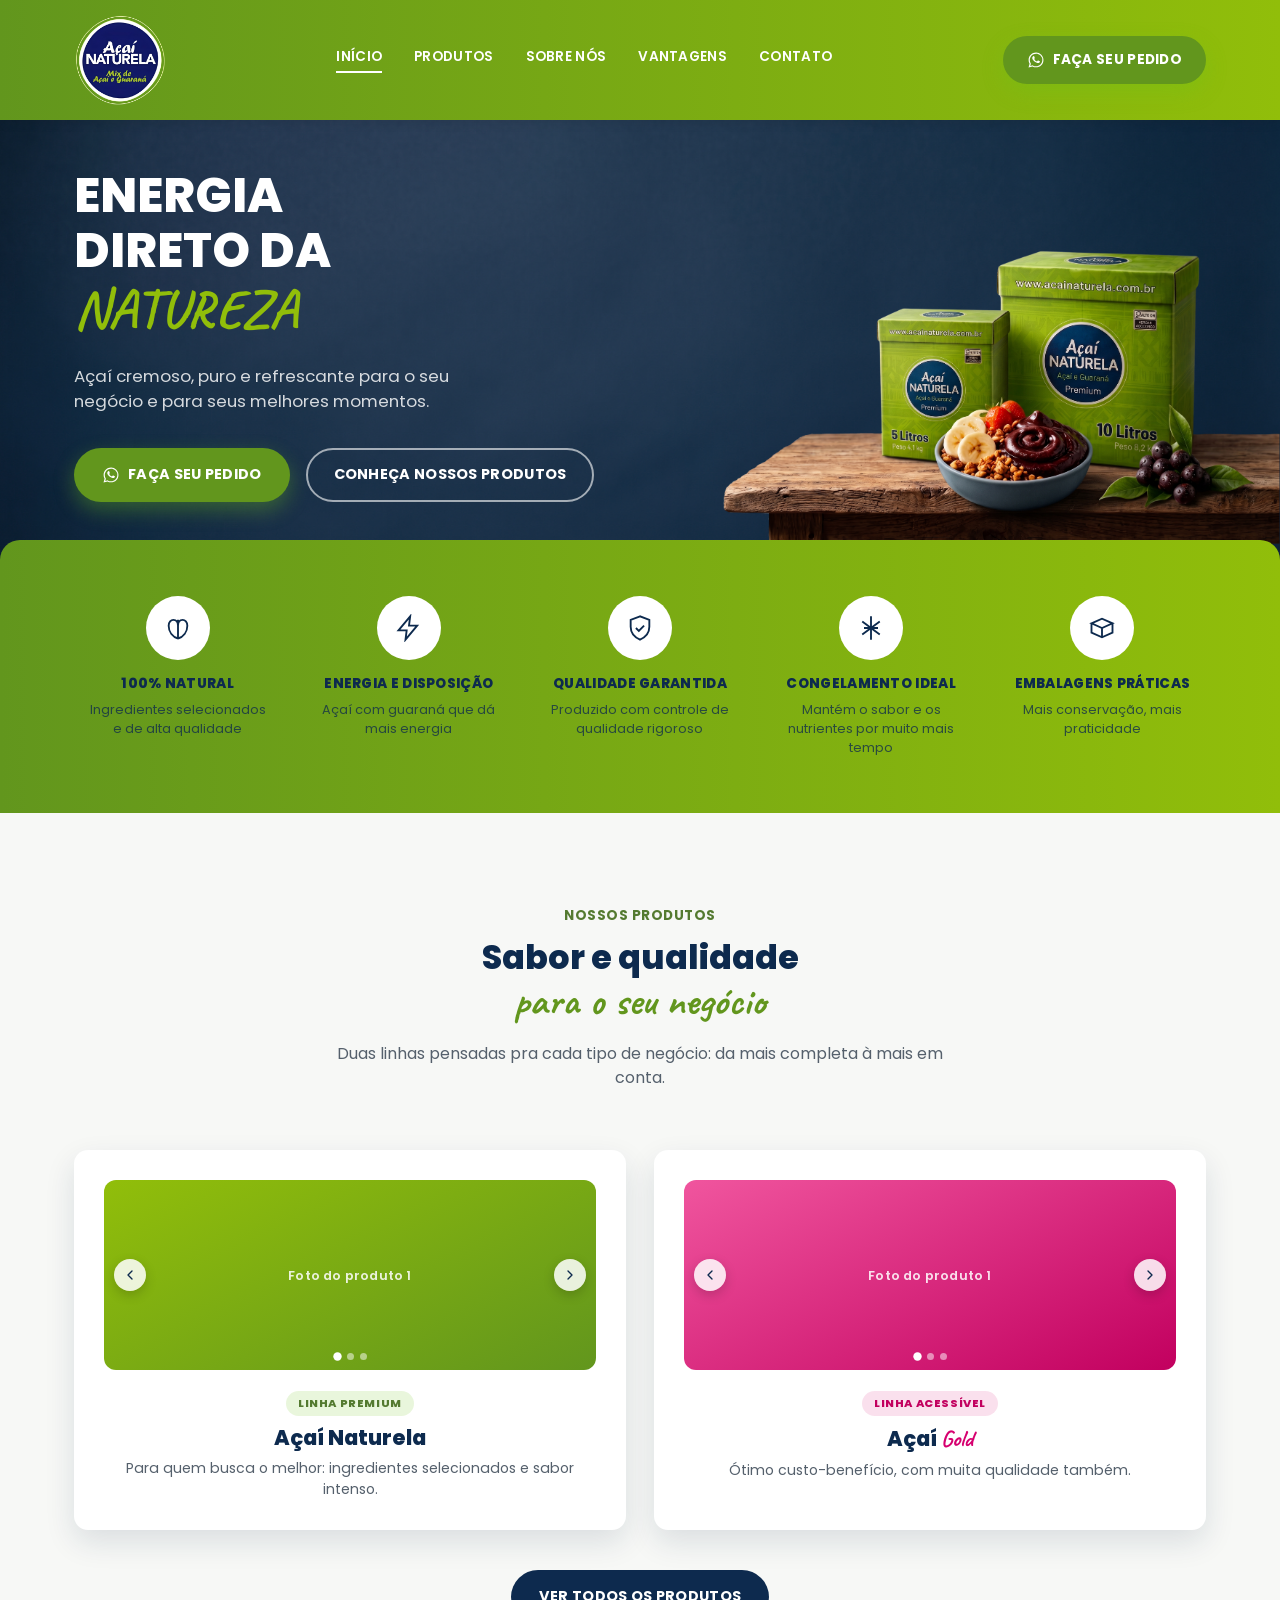
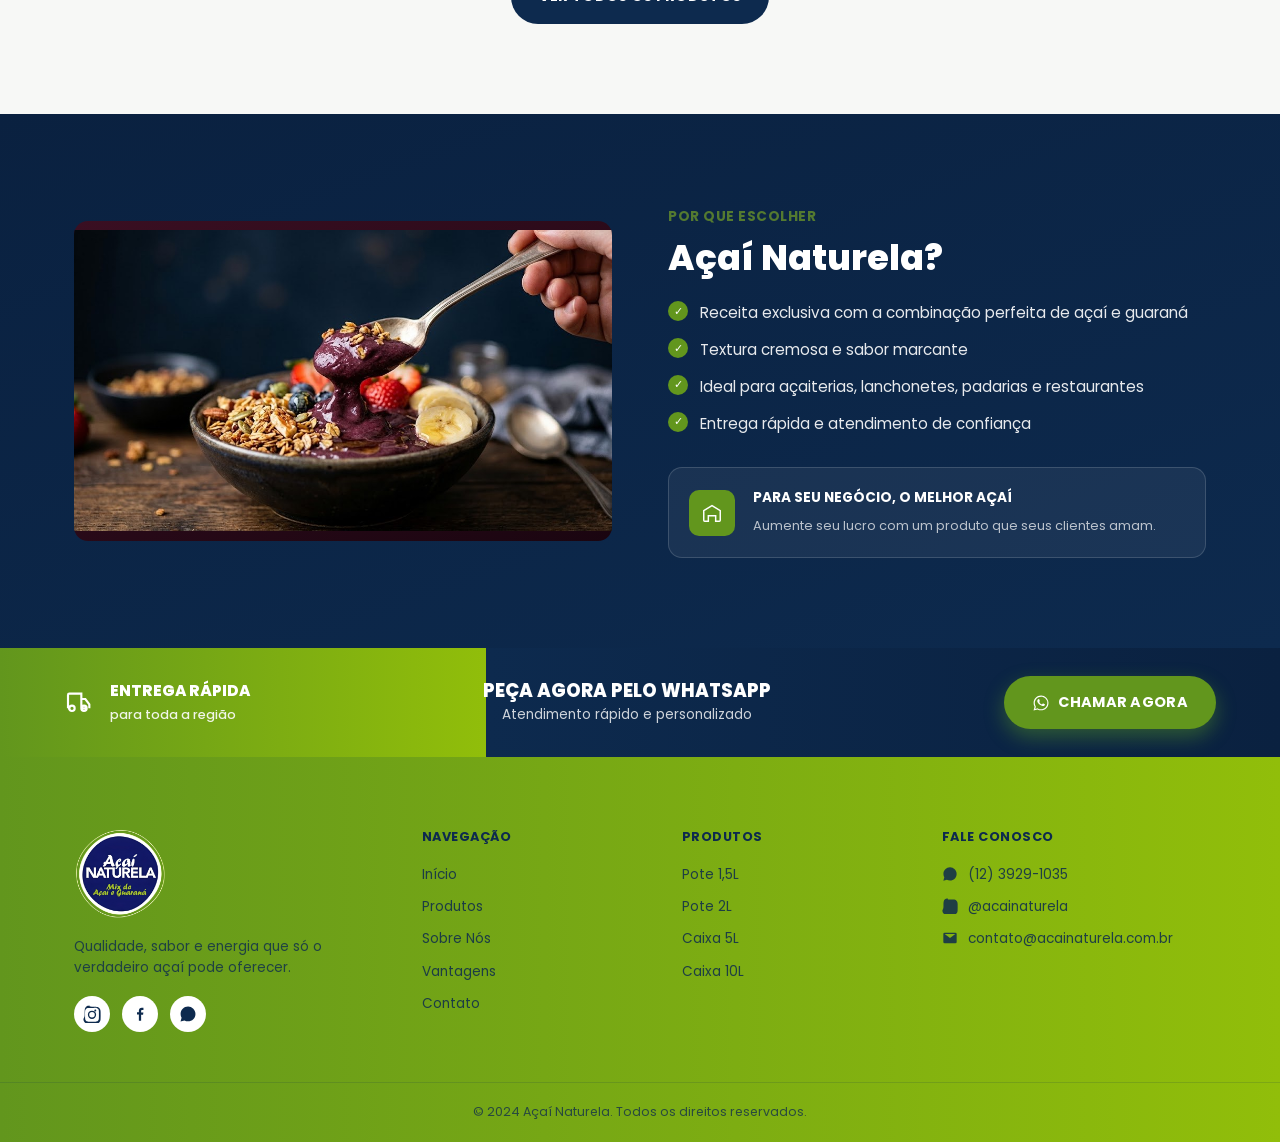
<file: index.html>
<!DOCTYPE html>
<html lang="pt-BR">
<head>
<meta charset="UTF-8">
<meta name="viewport" content="width=device-width, initial-scale=1.0">
<title>Açaí Naturela | Açaí e Guaraná Premium</title>
<link rel="preconnect" href="https://fonts.googleapis.com">
<link rel="preconnect" href="https://fonts.gstatic.com" crossorigin>
<link href="https://fonts.googleapis.com/css2?family=Poppins:wght@400;500;600;700;800&family=Caveat:wght@600;700&display=swap" rel="stylesheet">
<link rel="stylesheet" href="style.css">
</head>
<body>

<!-- ===== HEADER ===== -->
<header class="site-header">
  <div class="container header-inner">
    <a href="#inicio" class="logo">
      <img src="images/logo.png" alt="Açaí Naturela" class="logo-img">
    </a>

    <nav class="main-nav">
      <a href="#inicio" class="active">INÍCIO</a>
      <a href="produtos.html">PRODUTOS</a>
      <a href="sobre.html">SOBRE NÓS</a>
      <a href="vantagens.html">VANTAGENS</a>
      <a href="#contato">CONTATO</a>
    </nav>

    <a href="https://wa.me/551239291035?text=Ol%C3%A1!%20Quero%20fazer%20um%20pedido%20de%20a%C3%A7a%C3%AD." class="btn btn-primary btn-header" target="_blank" rel="noopener">
      <svg viewBox="0 0 24 24" class="icon-wa" aria-hidden="true"><path fill="currentColor" d="M12.04 2C6.58 2 2.13 6.45 2.13 11.91c0 1.75.46 3.45 1.32 4.95L2.05 22l5.25-1.38a9.9 9.9 0 0 0 4.74 1.21h.01c5.46 0 9.9-4.45 9.9-9.92 0-2.65-1.03-5.14-2.9-7.01A9.82 9.82 0 0 0 12.04 2m0 1.67c2.24 0 4.35.87 5.94 2.46a8.3 8.3 0 0 1 2.45 5.92c0 4.61-3.75 8.36-8.4 8.36a8.35 8.35 0 0 1-4.25-1.16l-.3-.18-3.12.82.83-3.04-.2-.32a8.28 8.28 0 0 1-1.27-4.42c0-4.61 3.76-8.44 8.32-8.44M8.53 6.9c-.16 0-.43.06-.65.31-.22.25-.86.84-.86 2.04 0 1.2.88 2.36 1 2.52.13.17 1.72 2.7 4.25 3.69 2.1.83 2.53.67 2.99.62.46-.04 1.48-.6 1.69-1.19s.21-1.09.15-1.19c-.06-.1-.23-.16-.48-.28-.25-.13-1.48-.73-1.71-.81-.23-.09-.4-.13-.56.13-.17.25-.65.81-.79.98-.15.17-.29.19-.54.06-.25-.13-1.05-.39-2-1.24-.74-.66-1.24-1.47-1.39-1.72-.14-.25-.02-.38.11-.51.11-.11.25-.29.37-.44.12-.15.16-.25.24-.42.08-.17.04-.31-.02-.44-.06-.13-.56-1.36-.78-1.86-.2-.49-.41-.42-.56-.43z"/></svg>
      FAÇA SEU PEDIDO
    </a>
  </div>
</header>

<!-- ===== HERO ===== -->
<section id="inicio" class="hero">
  <div class="container hero-inner">
    <div class="hero-text">
      <h1>ENERGIA <br> DIRETO DA <br><span class="script-accent">NATUREZA</span></h1>
      <p class="hero-desc">Açaí cremoso, puro e refrescante para o seu negócio e para seus melhores momentos.</p>
      <div class="hero-buttons">
        <a href="https://wa.me/551239291035?text=Ol%C3%A1!%20Quero%20fazer%20um%20pedido%20de%20a%C3%A7a%C3%AD." class="btn btn-primary" target="_blank" rel="noopener">
          <svg viewBox="0 0 24 24" class="icon-wa" aria-hidden="true"><path fill="currentColor" d="M12.04 2C6.58 2 2.13 6.45 2.13 11.91c0 1.75.46 3.45 1.32 4.95L2.05 22l5.25-1.38a9.9 9.9 0 0 0 4.74 1.21h.01c5.46 0 9.9-4.45 9.9-9.92 0-2.65-1.03-5.14-2.9-7.01A9.82 9.82 0 0 0 12.04 2m0 1.67c2.24 0 4.35.87 5.94 2.46a8.3 8.3 0 0 1 2.45 5.92c0 4.61-3.75 8.36-8.4 8.36a8.35 8.35 0 0 1-4.25-1.16l-.3-.18-3.12.82.83-3.04-.2-.32a8.28 8.28 0 0 1-1.27-4.42c0-4.61 3.76-8.44 8.32-8.44M8.53 6.9c-.16 0-.43.06-.65.31-.22.25-.86.84-.86 2.04 0 1.2.88 2.36 1 2.52.13.17 1.72 2.7 4.25 3.69 2.1.83 2.53.67 2.99.62.46-.04 1.48-.6 1.69-1.19s.21-1.09.15-1.19c-.06-.1-.23-.16-.48-.28-.25-.13-1.48-.73-1.71-.81-.23-.09-.4-.13-.56.13-.17.25-.65.81-.79.98-.15.17-.29.19-.54.06-.25-.13-1.05-.39-2-1.24-.74-.66-1.24-1.47-1.39-1.72-.14-.25-.02-.38.11-.51.11-.11.25-.29.37-.44.12-.15.16-.25.24-.42.08-.17.04-.31-.02-.44-.06-.13-.56-1.36-.78-1.86-.2-.49-.41-.42-.56-.43z"/></svg>
          FAÇA SEU PEDIDO
        </a>
        <a href="produtos.html" class="btn btn-outline">CONHEÇA NOSSOS PRODUTOS</a>
      </div>
    </div>

    <div class="hero-image">
      <div class="hero-img-floating">
        <img src="images/5,10l.png" alt="Açaí Naturela 5 Litros">
      </div>



      
    </div>
  </div>
</section>

<!-- ===== DIFERENCIAIS ===== -->
<section class="features">
  <div class="container features-grid">
    <div class="feature-item">
      <div class="feature-icon">
        <svg viewBox="0 0 24 24"><path fill="none" stroke="currentColor" stroke-width="1.6" d="M12 21c-4.5-1.5-8-5.5-8-11 0-3 2-5 4-5 3 0 4 2 4 5m0 11c4.5-1.5 8-5.5 8-11 0-3-2-5-4-5-3 0-4 2-4 5m0 11V5"/></svg>
      </div>
      <h3>100% NATURAL</h3>
      <p>Ingredientes selecionados e de alta qualidade</p>
    </div>
    <div class="feature-item">
      <div class="feature-icon">
        <svg viewBox="0 0 24 24"><path fill="none" stroke="currentColor" stroke-width="1.6" d="M13 2 3 14h7l-1 8 10-12h-7l1-8z"/></svg>
      </div>
      <h3>ENERGIA E DISPOSIÇÃO</h3>
      <p>Açaí com guaraná que dá mais energia</p>
    </div>
    <div class="feature-item">
      <div class="feature-icon">
        <svg viewBox="0 0 24 24"><path fill="none" stroke="currentColor" stroke-width="1.6" d="M12 2 4 5v6c0 5 3.4 9 8 11 4.6-2 8-6 8-11V5l-8-3z"/><path fill="none" stroke="currentColor" stroke-width="1.6" d="m8.5 12 2.5 2.5 4.5-4.5"/></svg>
      </div>
      <h3>QUALIDADE GARANTIDA</h3>
      <p>Produzido com controle de qualidade rigoroso</p>
    </div>
    <div class="feature-item">
      <div class="feature-icon">
        <svg viewBox="0 0 24 24"><path fill="none" stroke="currentColor" stroke-width="1.6" d="M12 2v20M4.5 6.5l15 11M19.5 6.5l-15 11M6 12h12M8 9l8 6M16 9l-8 6"/></svg>
      </div>
      <h3>CONGELAMENTO IDEAL</h3>
      <p>Mantém o sabor e os nutrientes por muito mais tempo</p>
    </div>
    <div class="feature-item">
      <div class="feature-icon">
        <svg viewBox="0 0 24 24"><path fill="none" stroke="currentColor" stroke-width="1.6" d="M3 8 12 4l9 4-9 4-9-4Zm0 0v8l9 4 9-4V8M12 12v8"/></svg>
      </div>
      <h3>EMBALAGENS PRÁTICAS</h3>
      <p>Mais conservação, mais praticidade</p>
    </div>
  </div>
</section>

<!-- ===== PRODUTOS (PRÉVIA) ===== -->
<section id="produtos" class="products">
  <div class="container">

    <div class="products-header">
      <span class="eyebrow">NOSSOS PRODUTOS</span>
      <h2>Sabor e qualidade <br><span class="script-accent-dark">para o seu negócio</span></h2>
      <p>Duas linhas pensadas pra cada tipo de negócio: da mais completa à mais em conta.</p>
    </div>

    <div class="line-preview-grid">
      <div class="line-preview-card">
        <div class="carousel" data-autoplay="3800">
          <div class="carousel-track">
            <div class="carousel-slide slide-naturela">
              <span class="slide-label">Foto do produto 1</span>
            </div>
            <div class="carousel-slide slide-naturela">
              <span class="slide-label">Foto do produto 2</span>
            </div>
            <div class="carousel-slide slide-naturela">
              <span class="slide-label">Foto do produto 3</span>
            </div>
          </div>
          <button class="carousel-arrow carousel-prev" aria-label="Foto anterior">
            <svg viewBox="0 0 24 24"><path fill="none" stroke="currentColor" stroke-width="2" stroke-linecap="round" stroke-linejoin="round" d="M15 18l-6-6 6-6"/></svg>
          </button>
          <button class="carousel-arrow carousel-next" aria-label="Próxima foto">
            <svg viewBox="0 0 24 24"><path fill="none" stroke="currentColor" stroke-width="2" stroke-linecap="round" stroke-linejoin="round" d="M9 18l6-6-6-6"/></svg>
          </button>
          <div class="carousel-dots"></div>
        </div>
        <span class="line-tag line-tag-naturela">LINHA PREMIUM</span>
        <h3>Açaí Naturela</h3>
        <p>Para quem busca o melhor: ingredientes selecionados e sabor intenso.</p>
      </div>

      <div class="line-preview-card">
        <div class="carousel" data-autoplay="3800">
          <div class="carousel-track">
            <div class="carousel-slide slide-gold">
              <span class="slide-label">Foto do produto 1</span>
            </div>
            <div class="carousel-slide slide-gold">
              <span class="slide-label">Foto do produto 2</span>
            </div>
            <div class="carousel-slide slide-gold">
              <span class="slide-label">Foto do produto 3</span>
            </div>
          </div>
          <button class="carousel-arrow carousel-prev" aria-label="Foto anterior">
            <svg viewBox="0 0 24 24"><path fill="none" stroke="currentColor" stroke-width="2" stroke-linecap="round" stroke-linejoin="round" d="M15 18l-6-6 6-6"/></svg>
          </button>
          <button class="carousel-arrow carousel-next" aria-label="Próxima foto">
            <svg viewBox="0 0 24 24"><path fill="none" stroke="currentColor" stroke-width="2" stroke-linecap="round" stroke-linejoin="round" d="M9 18l6-6-6-6"/></svg>
          </button>
          <div class="carousel-dots"></div>
        </div>
        <span class="line-tag line-tag-gold">LINHA ACESSÍVEL</span>
        <h3>Açaí <span class="gold-word">Gold</span></h3>
        <p>Ótimo custo-benefício, com muita qualidade também.</p>
      </div>
    </div>

    <div class="products-cta">
      <a href="produtos.html" class="btn btn-dark">VER TODOS OS PRODUTOS</a>
    </div>

  </div>
</section>

<!-- ===== POR QUE ESCOLHER ===== -->
<section id="vantagens" class="why-choose">
  <div class="container why-inner">
    <div class="why-image">
      <img src="images/acai-tigela.jpg" alt="Açaí Naturela sendo servido">
    </div>

    <div class="why-text">
      <span class="eyebrow">POR QUE ESCOLHER</span>
      <h2>Açaí Naturela?</h2>
      <ul class="check-list">
        <li>Receita exclusiva com a combinação perfeita de açaí e guaraná</li>
        <li>Textura cremosa e sabor marcante</li>
        <li>Ideal para açaiterias, lanchonetes, padarias e restaurantes</li>
        <li>Entrega rápida e atendimento de confiança</li>
      </ul>

      <div class="highlight-box">
        <div class="highlight-icon">
          <svg viewBox="0 0 24 24"><path fill="none" stroke="currentColor" stroke-width="1.6" d="M3 9.5 12 4l9 5.5V20a1 1 0 0 1-1 1h-4v-6H8v6H4a1 1 0 0 1-1-1V9.5Z"/></svg>
        </div>
        <div>
          <strong>PARA SEU NEGÓCIO, O MELHOR AÇAÍ</strong>
          <span>Aumente seu lucro com um produto que seus clientes amam.</span>
        </div>
      </div>
    </div>
  </div>
</section>

<!-- ===== FAIXA CTA ===== -->
<section class="cta-strip">
  <div class="cta-left">
    <svg viewBox="0 0 24 24" class="cta-icon"><path fill="none" stroke="currentColor" stroke-width="1.6" d="M3 16V6a1 1 0 0 1 1-1h9v11M3 16h1m9 0h4m-4 0V9h3l3 4v3m-6 0a2 2 0 1 0 4 0 2 2 0 0 0-4 0Zm-9 0a2 2 0 1 0 4 0 2 2 0 0 0-4 0Z"/></svg>
    <span>ENTREGA RÁPIDA <br><small>para toda a região</small></span>
  </div>
  <div class="cta-center">
    <h3>PEÇA AGORA PELO WHATSAPP</h3>
    <p>Atendimento rápido e personalizado</p>
  </div>
  <a href="https://wa.me/551239291035?text=Ol%C3%A1!%20Quero%20fazer%20um%20pedido%20de%20a%C3%A7a%C3%AD." class="btn btn-primary cta-btn" target="_blank" rel="noopener">
    <svg viewBox="0 0 24 24" class="icon-wa" aria-hidden="true"><path fill="currentColor" d="M12.04 2C6.58 2 2.13 6.45 2.13 11.91c0 1.75.46 3.45 1.32 4.95L2.05 22l5.25-1.38a9.9 9.9 0 0 0 4.74 1.21h.01c5.46 0 9.9-4.45 9.9-9.92 0-2.65-1.03-5.14-2.9-7.01A9.82 9.82 0 0 0 12.04 2m0 1.67c2.24 0 4.35.87 5.94 2.46a8.3 8.3 0 0 1 2.45 5.92c0 4.61-3.75 8.36-8.4 8.36a8.35 8.35 0 0 1-4.25-1.16l-.3-.18-3.12.82.83-3.04-.2-.32a8.28 8.28 0 0 1-1.27-4.42c0-4.61 3.76-8.44 8.32-8.44M8.53 6.9c-.16 0-.43.06-.65.31-.22.25-.86.84-.86 2.04 0 1.2.88 2.36 1 2.52.13.17 1.72 2.7 4.25 3.69 2.1.83 2.53.67 2.99.62.46-.04 1.48-.6 1.69-1.19s.21-1.09.15-1.19c-.06-.1-.23-.16-.48-.28-.25-.13-1.48-.73-1.71-.81-.23-.09-.4-.13-.56.13-.17.25-.65.81-.79.98-.15.17-.29.19-.54.06-.25-.13-1.05-.39-2-1.24-.74-.66-1.24-1.47-1.39-1.72-.14-.25-.02-.38.11-.51.11-.11.25-.29.37-.44.12-.15.16-.25.24-.42.08-.17.04-.31-.02-.44-.06-.13-.56-1.36-.78-1.86-.2-.49-.41-.42-.56-.43z"/></svg>
    CHAMAR AGORA
  </a>
</section>

<!-- ===== FOOTER ===== -->
<footer id="contato" class="site-footer">
  <div class="container footer-grid">
    <div class="footer-brand">
      <img src="images/logo.png" alt="Açaí Naturela" class="logo-img footer-logo">
      <p>Qualidade, sabor e energia que só o verdadeiro açaí pode oferecer.</p>
      <div class="social-icons">
        <a href="#" aria-label="Instagram"><svg viewBox="0 0 24 24"><path fill="currentColor" d="M12 2.2c3.2 0 3.6 0 4.9.07 1.2.06 2 .25 2.7.53a5.4 5.4 0 0 1 2 1.3 5.4 5.4 0 0 1 1.3 2c.28.7.47 1.5.53 2.7.06 1.3.07 1.7.07 4.9s0 3.6-.07 4.9c-.06 1.2-.25 2-.53 2.7a5.4 5.4 0 0 1-1.3 2 5.4 5.4 0 0 1-2 1.3c-.7.28-1.5.47-2.7.53-1.3.06-1.7.07-4.9.07s-3.6 0-4.9-.07c-1.2-.06-2-.25-2.7-.53a5.4 5.4 0 0 1-2-1.3 5.4 5.4 0 0 1-1.3-2c-.28-.7-.47-1.5-.53-2.7C2.21 15.6 2.2 15.2 2.2 12s0-3.6.07-4.9c.06-1.2.25-2 .53-2.7a5.4 5.4 0 0 1 1.3-2 5.4 5.4 0 0 1 2-1.3c.7-.28 1.5-.47 2.7-.53C8.4 2.21 8.8 2.2 12 2.2Zm0 1.8c-3.15 0-3.52 0-4.76.07-.98.04-1.5.2-1.86.34a3.6 3.6 0 0 0-1.34.87 3.6 3.6 0 0 0-.87 1.34c-.14.36-.3.88-.34 1.86C2.76 9.48 2.75 9.85 2.75 13s0 3.52.07 4.76c.04.98.2 1.5.34 1.86.16.42.38.78.87 1.34.38.44.76.71 1.34.87.36.14.88.3 1.86.34 1.24.07 1.61.07 4.76.07s3.52 0 4.76-.07c.98-.04 1.5-.2 1.86-.34a3.6 3.6 0 0 0 1.34-.87 3.6 3.6 0 0 0 .87-1.34c.14-.36.3-.88.34-1.86.07-1.24.07-1.61.07-4.76s0-3.52-.07-4.76c-.04-.98-.2-1.5-.34-1.86a3.6 3.6 0 0 0-.87-1.34 3.6 3.6 0 0 0-1.34-.87c-.36-.14-.88-.3-1.86-.34C15.52 4 15.15 4 12 4Zm0 3.5a5.5 5.5 0 1 1 0 11 5.5 5.5 0 0 1 0-11Zm0 1.8a3.7 3.7 0 1 0 0 7.4 3.7 3.7 0 0 0 0-7.4Zm5.7-2a1.3 1.3 0 1 1-2.6 0 1.3 1.3 0 0 1 2.6 0Z"/></svg></a>
        <a href="#" aria-label="Facebook"><svg viewBox="0 0 24 24"><path fill="currentColor" d="M13.5 21v-7.9h2.6l.4-3.1h-3v-2c0-.9.25-1.5 1.5-1.5H16.6V3.7c-.28-.04-1.2-.12-2.3-.12-2.3 0-3.8 1.4-3.8 3.9v2.2H8v3.1h2.5V21h3Z"/></svg></a>
        <a href="https://wa.me/551239291035" aria-label="WhatsApp" target="_blank" rel="noopener"><svg viewBox="0 0 24 24"><path fill="currentColor" d="M12.04 2C6.58 2 2.13 6.45 2.13 11.91c0 1.75.46 3.45 1.32 4.95L2.05 22l5.25-1.38a9.9 9.9 0 0 0 4.74 1.21h.01c5.46 0 9.9-4.45 9.9-9.92 0-2.65-1.03-5.14-2.9-7.01A9.82 9.82 0 0 0 12.04 2Z"/></svg></a>
      </div>
    </div>

    <div class="footer-col">
      <h5>NAVEGAÇÃO</h5>
      <a href="#inicio">Início</a>
      <a href="produtos.html">Produtos</a>
      <a href="sobre.html">Sobre Nós</a>
      <a href="vantagens.html">Vantagens</a>
      <a href="#contato">Contato</a>
    </div>

    <div class="footer-col">
      <h5>PRODUTOS</h5>
      <a href="produtos.html">Pote 1,5L</a>
      <a href="produtos.html">Pote 2L</a>
      <a href="produtos.html">Caixa 5L</a>
      <a href="produtos.html">Caixa 10L</a>
    </div>

    <div class="footer-col">
      <h5>FALE CONOSCO</h5>
      <a href="https://wa.me/551239291035" target="_blank" rel="noopener">
        <svg viewBox="0 0 24 24" class="inline-icon"><path fill="currentColor" d="M12.04 2C6.58 2 2.13 6.45 2.13 11.91c0 1.75.46 3.45 1.32 4.95L2.05 22l5.25-1.38a9.9 9.9 0 0 0 4.74 1.21h.01c5.46 0 9.9-4.45 9.9-9.92 0-2.65-1.03-5.14-2.9-7.01A9.82 9.82 0 0 0 12.04 2Z"/></svg>
        (12) 3929-1035
      </a>
      <a href="#">
        <svg viewBox="0 0 24 24" class="inline-icon"><path fill="currentColor" d="M12 2.2c3.2 0 3.6 0 4.9.07 1.2.06 2 .25 2.7.53a5.4 5.4 0 0 1 2 1.3 5.4 5.4 0 0 1 1.3 2c.28.7.47 1.5.53 2.7.06 1.3.07 1.7.07 4.9s0 3.6-.07 4.9c-.06 1.2-.25 2-.53 2.7a5.4 5.4 0 0 1-1.3 2 5.4 5.4 0 0 1-2 1.3c-.7.28-1.5.47-2.7.53-1.3.06-1.7.07-4.9.07s-3.6 0-4.9-.07c-1.2-.06-2-.25-2.7-.53a5.4 5.4 0 0 1-2-1.3 5.4 5.4 0 0 1-1.3-2c-.28-.7-.47-1.5-.53-2.7C2.21 15.6 2.2 15.2 2.2 12s0-3.6.07-4.9c.06-1.2.25-2 .53-2.7a5.4 5.4 0 0 1 1.3-2 5.4 5.4 0 0 1 2-1.3c.7-.28 1.5-.47 2.7-.53C8.4 2.21 8.8 2.2 12 2.2Z"/></svg>
        @acainaturela
      </a>
      <a href="mailto:contato@acainaturela.com.br">
        <svg viewBox="0 0 24 24" class="inline-icon"><path fill="currentColor" d="M2 6a2 2 0 0 1 2-2h16a2 2 0 0 1 2 2v12a2 2 0 0 1-2 2H4a2 2 0 0 1-2-2V6Zm2 0 8 6 8-6"/></svg>
        contato@acainaturela.com.br
      </a>
    </div>
  </div>

  <div class="footer-bottom">
    © 2024 Açaí Naturela. Todos os direitos reservados.
  </div>
</footer>

<script src="script.js"></script>
</body>
</html>
</file>
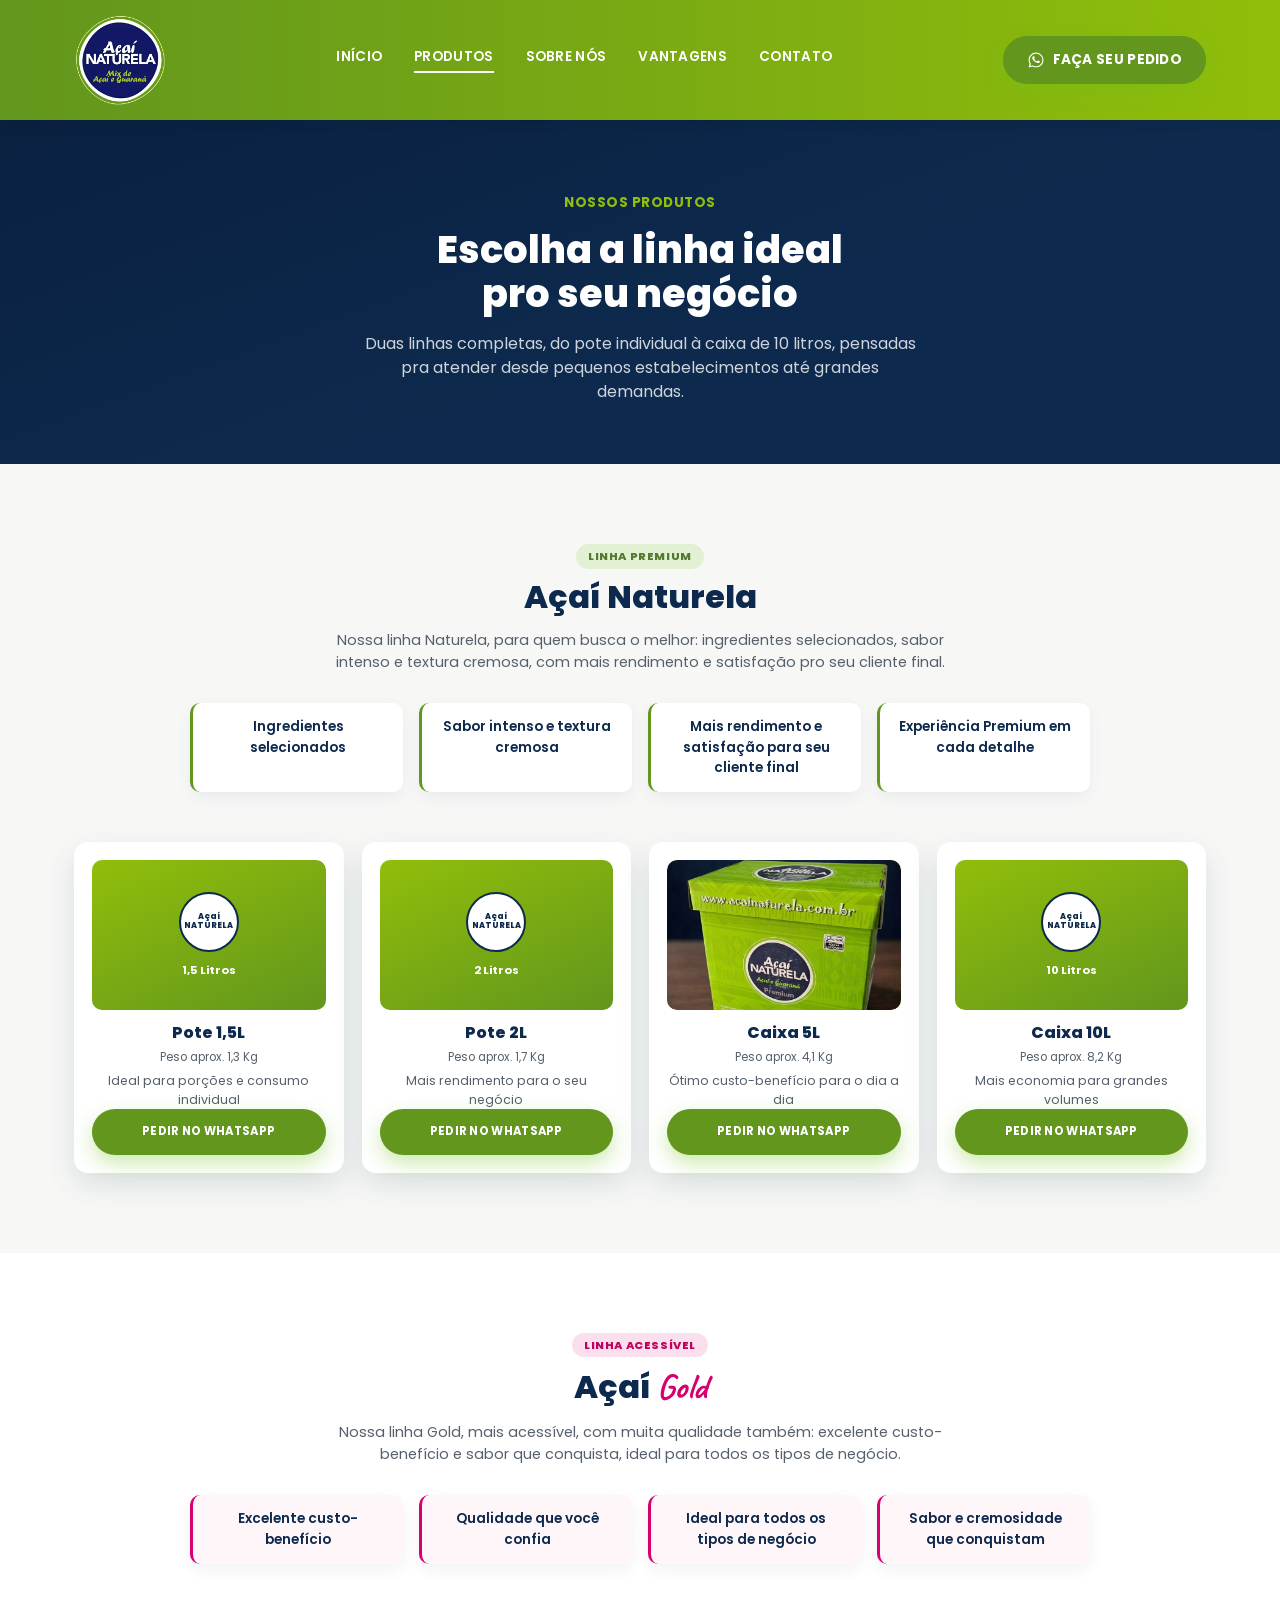
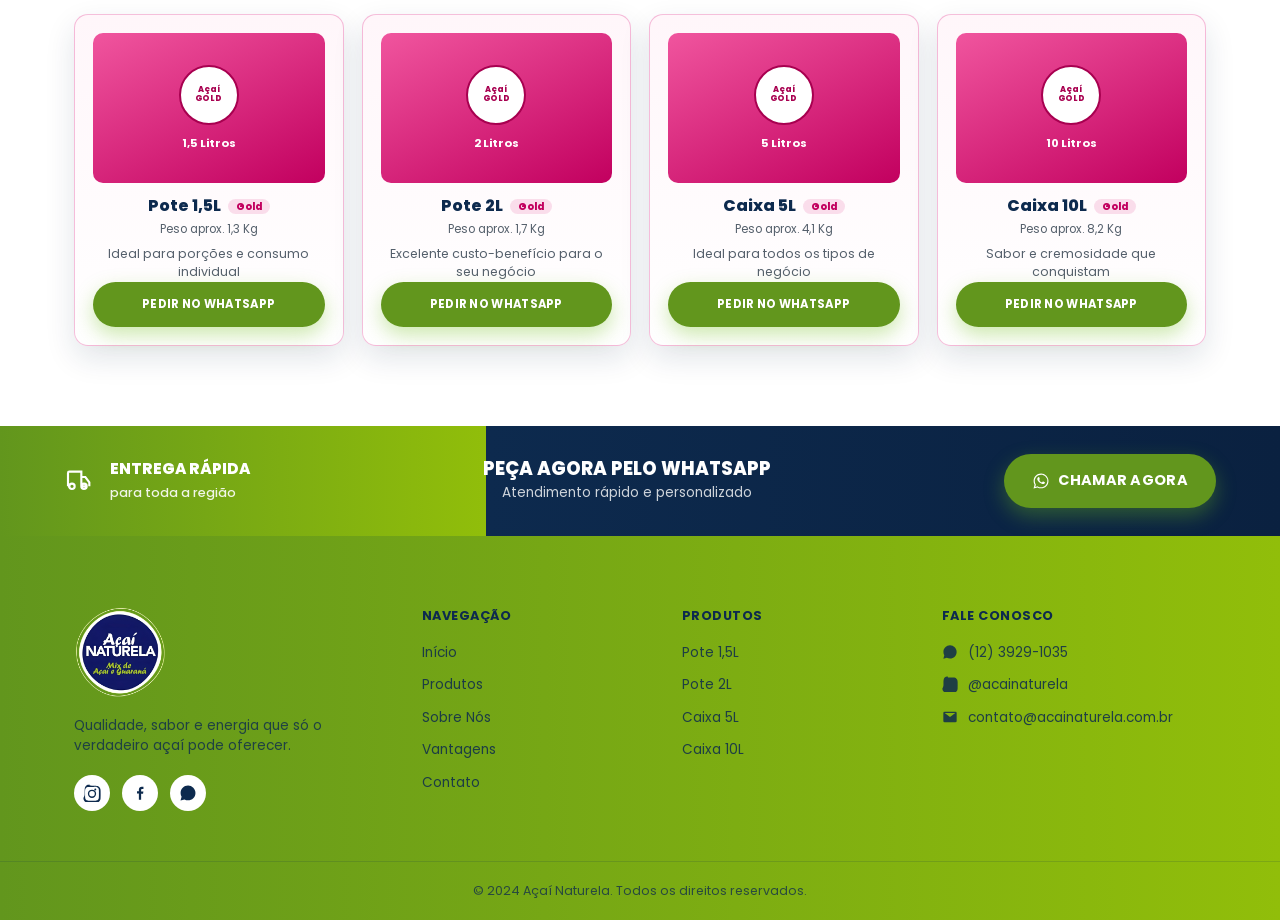
<file: produtos.html>
<!DOCTYPE html>
<html lang="pt-BR">
<head>
<meta charset="UTF-8">
<meta name="viewport" content="width=device-width, initial-scale=1.0">
<title>Produtos | Açaí Naturela</title>
<link rel="preconnect" href="https://fonts.googleapis.com">
<link rel="preconnect" href="https://fonts.gstatic.com" crossorigin>
<link href="https://fonts.googleapis.com/css2?family=Poppins:wght@400;500;600;700;800&family=Caveat:wght@600;700&display=swap" rel="stylesheet">
<link rel="stylesheet" href="style.css">
</head>
<body>

<!-- ===== HEADER ===== -->
<header class="site-header">
  <div class="container header-inner">
    <a href="index.html" class="logo">
      <img src="images/logo.png" alt="Açaí Naturela" class="logo-img">
    </a>

    <nav class="main-nav">
      <a href="index.html">INÍCIO</a>
      <a href="produtos.html" class="active">PRODUTOS</a>
      <a href="sobre.html">SOBRE NÓS</a>
      <a href="vantagens.html">VANTAGENS</a>
      <a href="index.html#contato">CONTATO</a>
    </nav>

    <a href="https://wa.me/551239291035?text=Ol%C3%A1!%20Quero%20fazer%20um%20pedido%20de%20a%C3%A7a%C3%AD." class="btn btn-primary btn-header" target="_blank" rel="noopener">
      <svg viewBox="0 0 24 24" class="icon-wa" aria-hidden="true"><path fill="currentColor" d="M12.04 2C6.58 2 2.13 6.45 2.13 11.91c0 1.75.46 3.45 1.32 4.95L2.05 22l5.25-1.38a9.9 9.9 0 0 0 4.74 1.21h.01c5.46 0 9.9-4.45 9.9-9.92 0-2.65-1.03-5.14-2.9-7.01A9.82 9.82 0 0 0 12.04 2m0 1.67c2.24 0 4.35.87 5.94 2.46a8.3 8.3 0 0 1 2.45 5.92c0 4.61-3.75 8.36-8.4 8.36a8.35 8.35 0 0 1-4.25-1.16l-.3-.18-3.12.82.83-3.04-.2-.32a8.28 8.28 0 0 1-1.27-4.42c0-4.61 3.76-8.44 8.32-8.44M8.53 6.9c-.16 0-.43.06-.65.31-.22.25-.86.84-.86 2.04 0 1.2.88 2.36 1 2.52.13.17 1.72 2.7 4.25 3.69 2.1.83 2.53.67 2.99.62.46-.04 1.48-.6 1.69-1.19s.21-1.09.15-1.19c-.06-.1-.23-.16-.48-.28-.25-.13-1.48-.73-1.71-.81-.23-.09-.4-.13-.56.13-.17.25-.65.81-.79.98-.15.17-.29.19-.54.06-.25-.13-1.05-.39-2-1.24-.74-.66-1.24-1.47-1.39-1.72-.14-.25-.02-.38.11-.51.11-.11.25-.29.37-.44.12-.15.16-.25.24-.42.08-.17.04-.31-.02-.44-.06-.13-.56-1.36-.78-1.86-.2-.49-.41-.42-.56-.43z"/></svg>
      FAÇA SEU PEDIDO
    </a>
  </div>
</header>

<!-- ===== PAGE HEADER ===== -->
<section class="page-hero">
  <div class="container">
    <span class="eyebrow eyebrow-light">NOSSOS PRODUTOS</span>
    <h1>Escolha a linha ideal <br>pro seu negócio</h1>
    <p>Duas linhas completas, do pote individual à caixa de 10 litros, pensadas pra atender desde pequenos estabelecimentos até grandes demandas.</p>
  </div>
</section>

<!-- ===== LINHA NATURELA ===== -->
<section class="products-full">
  <div class="container">
    <div class="line-heading line-heading-page">
      <span class="line-tag line-tag-naturela">LINHA PREMIUM</span>
      <h2>Açaí Naturela</h2>
      <p>Nossa linha Naturela, para quem busca o melhor: ingredientes selecionados, sabor intenso e textura cremosa, com mais rendimento e satisfação pro seu cliente final.</p>
    </div>

    <ul class="spec-list">
      <li>Ingredientes selecionados</li>
      <li>Sabor intenso e textura cremosa</li>
      <li>Mais rendimento e satisfação para seu cliente final</li>
      <li>Experiência Premium em cada detalhe</li>
    </ul>

    <div class="products-grid products-grid-detailed">
      <div class="product-card">
        <div class="product-thumb">
          <div class="mini-badge">Açaí<br>NATURELA</div>
          <span class="mini-liters">1,5 Litros</span>
        </div>
        <h4>Pote 1,5L</h4>
        <span class="spec-weight">Peso aprox. 1,3 Kg</span>
        <p>Ideal para porções e consumo individual</p>
        <a href="https://wa.me/551239291035?text=Ol%C3%A1!%20Quero%20pedir%20o%20A%C3%A7a%C3%AD%20Naturela%20Pote%201%2C5L." class="btn btn-primary btn-card" target="_blank" rel="noopener">PEDIR NO WHATSAPP</a>
      </div>
      <div class="product-card">
        <div class="product-thumb">
          <div class="mini-badge">Açaí<br>NATURELA</div>
          <span class="mini-liters">2 Litros</span>
        </div>
        <h4>Pote 2L</h4>
        <span class="spec-weight">Peso aprox. 1,7 Kg</span>
        <p>Mais rendimento para o seu negócio</p>
        <a href="https://wa.me/551239291035?text=Ol%C3%A1!%20Quero%20pedir%20o%20A%C3%A7a%C3%AD%20Naturela%20Pote%202L." class="btn btn-primary btn-card" target="_blank" rel="noopener">PEDIR NO WHATSAPP</a>
      </div>
      <div class="product-card">
        <div class="product-thumb product-thumb-photo">
          <img src="images/naturela-caixa-5l.jpg" alt="Açaí Naturela Caixa 5 Litros">
        </div>
        <h4>Caixa 5L</h4>
        <span class="spec-weight">Peso aprox. 4,1 Kg</span>
        <p>Ótimo custo-benefício para o dia a dia</p>
        <a href="https://wa.me/551239291035?text=Ol%C3%A1!%20Quero%20pedir%20o%20A%C3%A7a%C3%AD%20Naturela%20Caixa%205L." class="btn btn-primary btn-card" target="_blank" rel="noopener">PEDIR NO WHATSAPP</a>
      </div>
      <div class="product-card">
        <div class="product-thumb">
          <div class="mini-badge">Açaí<br>NATURELA</div>
          <span class="mini-liters">10 Litros</span>
        </div>
        <h4>Caixa 10L</h4>
        <span class="spec-weight">Peso aprox. 8,2 Kg</span>
        <p>Mais economia para grandes volumes</p>
        <a href="https://wa.me/551239291035?text=Ol%C3%A1!%20Quero%20pedir%20o%20A%C3%A7a%C3%AD%20Naturela%20Caixa%2010L." class="btn btn-primary btn-card" target="_blank" rel="noopener">PEDIR NO WHATSAPP</a>
      </div>
    </div>
  </div>
</section>

<!-- ===== LINHA GOLD ===== -->
<section class="products-full products-full-gold">
  <div class="container">
    <div class="line-heading line-heading-page line-heading-gold">
      <span class="line-tag line-tag-gold">LINHA ACESSÍVEL</span>
      <h2>Açaí <span class="gold-word">Gold</span></h2>
      <p>Nossa linha Gold, mais acessível, com muita qualidade também: excelente custo-benefício e sabor que conquista, ideal para todos os tipos de negócio.</p>
    </div>

    <ul class="spec-list spec-list-gold">
      <li>Excelente custo-benefício</li>
      <li>Qualidade que você confia</li>
      <li>Ideal para todos os tipos de negócio</li>
      <li>Sabor e cremosidade que conquistam</li>
    </ul>

    <div class="products-grid products-grid-detailed">
      <div class="product-card product-card-gold">
        <div class="product-thumb thumb-gold">
          <div class="mini-badge mini-badge-gold">Açaí<br>GOLD</div>
          <span class="mini-liters">1,5 Litros</span>
        </div>
        <h4>Pote 1,5L <span class="gold-tag">Gold</span></h4>
        <span class="spec-weight">Peso aprox. 1,3 Kg</span>
        <p>Ideal para porções e consumo individual</p>
        <a href="https://wa.me/551239291035?text=Ol%C3%A1!%20Quero%20pedir%20o%20A%C3%A7a%C3%AD%20Gold%20Pote%201%2C5L." class="btn btn-primary btn-card" target="_blank" rel="noopener">PEDIR NO WHATSAPP</a>
      </div>
      <div class="product-card product-card-gold">
        <div class="product-thumb thumb-gold">
          <div class="mini-badge mini-badge-gold">Açaí<br>GOLD</div>
          <span class="mini-liters">2 Litros</span>
        </div>
        <h4>Pote 2L <span class="gold-tag">Gold</span></h4>
        <span class="spec-weight">Peso aprox. 1,7 Kg</span>
        <p>Excelente custo-benefício para o seu negócio</p>
        <a href="https://wa.me/551239291035?text=Ol%C3%A1!%20Quero%20pedir%20o%20A%C3%A7a%C3%AD%20Gold%20Pote%202L." class="btn btn-primary btn-card" target="_blank" rel="noopener">PEDIR NO WHATSAPP</a>
      </div>
      <div class="product-card product-card-gold">
        <div class="product-thumb thumb-gold">
          <div class="mini-badge mini-badge-gold">Açaí<br>GOLD</div>
          <span class="mini-liters">5 Litros</span>
        </div>
        <h4>Caixa 5L <span class="gold-tag">Gold</span></h4>
        <span class="spec-weight">Peso aprox. 4,1 Kg</span>
        <p>Ideal para todos os tipos de negócio</p>
        <a href="https://wa.me/551239291035?text=Ol%C3%A1!%20Quero%20pedir%20o%20A%C3%A7a%C3%AD%20Gold%20Caixa%205L." class="btn btn-primary btn-card" target="_blank" rel="noopener">PEDIR NO WHATSAPP</a>
      </div>
      <div class="product-card product-card-gold">
        <div class="product-thumb thumb-gold">
          <div class="mini-badge mini-badge-gold">Açaí<br>GOLD</div>
          <span class="mini-liters">10 Litros</span>
        </div>
        <h4>Caixa 10L <span class="gold-tag">Gold</span></h4>
        <span class="spec-weight">Peso aprox. 8,2 Kg</span>
        <p>Sabor e cremosidade que conquistam</p>
        <a href="https://wa.me/551239291035?text=Ol%C3%A1!%20Quero%20pedir%20o%20A%C3%A7a%C3%AD%20Gold%20Caixa%2010L." class="btn btn-primary btn-card" target="_blank" rel="noopener">PEDIR NO WHATSAPP</a>
      </div>
    </div>
  </div>
</section>

<!-- ===== FAIXA CTA ===== -->
<section class="cta-strip">
  <div class="cta-left">
    <svg viewBox="0 0 24 24" class="cta-icon"><path fill="none" stroke="currentColor" stroke-width="1.6" d="M3 16V6a1 1 0 0 1 1-1h9v11M3 16h1m9 0h4m-4 0V9h3l3 4v3m-6 0a2 2 0 1 0 4 0 2 2 0 0 0-4 0Zm-9 0a2 2 0 1 0 4 0 2 2 0 0 0-4 0Z"/></svg>
    <span>ENTREGA RÁPIDA <br><small>para toda a região</small></span>
  </div>
  <div class="cta-center">
    <h3>PEÇA AGORA PELO WHATSAPP</h3>
    <p>Atendimento rápido e personalizado</p>
  </div>
  <a href="https://wa.me/551239291035?text=Ol%C3%A1!%20Quero%20fazer%20um%20pedido%20de%20a%C3%A7a%C3%AD." class="btn btn-primary cta-btn" target="_blank" rel="noopener">
    <svg viewBox="0 0 24 24" class="icon-wa" aria-hidden="true"><path fill="currentColor" d="M12.04 2C6.58 2 2.13 6.45 2.13 11.91c0 1.75.46 3.45 1.32 4.95L2.05 22l5.25-1.38a9.9 9.9 0 0 0 4.74 1.21h.01c5.46 0 9.9-4.45 9.9-9.92 0-2.65-1.03-5.14-2.9-7.01A9.82 9.82 0 0 0 12.04 2m0 1.67c2.24 0 4.35.87 5.94 2.46a8.3 8.3 0 0 1 2.45 5.92c0 4.61-3.75 8.36-8.4 8.36a8.35 8.35 0 0 1-4.25-1.16l-.3-.18-3.12.82.83-3.04-.2-.32a8.28 8.28 0 0 1-1.27-4.42c0-4.61 3.76-8.44 8.32-8.44M8.53 6.9c-.16 0-.43.06-.65.31-.22.25-.86.84-.86 2.04 0 1.2.88 2.36 1 2.52.13.17 1.72 2.7 4.25 3.69 2.1.83 2.53.67 2.99.62.46-.04 1.48-.6 1.69-1.19s.21-1.09.15-1.19c-.06-.1-.23-.16-.48-.28-.25-.13-1.48-.73-1.71-.81-.23-.09-.4-.13-.56.13-.17.25-.65.81-.79.98-.15.17-.29.19-.54.06-.25-.13-1.05-.39-2-1.24-.74-.66-1.24-1.47-1.39-1.72-.14-.25-.02-.38.11-.51.11-.11.25-.29.37-.44.12-.15.16-.25.24-.42.08-.17.04-.31-.02-.44-.06-.13-.56-1.36-.78-1.86-.2-.49-.41-.42-.56-.43z"/></svg>
    CHAMAR AGORA
  </a>
</section>

<!-- ===== FOOTER ===== -->
<footer id="contato" class="site-footer">
  <div class="container footer-grid">
    <div class="footer-brand">
      <img src="images/logo.png" alt="Açaí Naturela" class="logo-img footer-logo">
      <p>Qualidade, sabor e energia que só o verdadeiro açaí pode oferecer.</p>
      <div class="social-icons">
        <a href="#" aria-label="Instagram"><svg viewBox="0 0 24 24"><path fill="currentColor" d="M12 2.2c3.2 0 3.6 0 4.9.07 1.2.06 2 .25 2.7.53a5.4 5.4 0 0 1 2 1.3 5.4 5.4 0 0 1 1.3 2c.28.7.47 1.5.53 2.7.06 1.3.07 1.7.07 4.9s0 3.6-.07 4.9c-.06 1.2-.25 2-.53 2.7a5.4 5.4 0 0 1-1.3 2 5.4 5.4 0 0 1-2 1.3c-.7.28-1.5.47-2.7.53-1.3.06-1.7.07-4.9.07s-3.6 0-4.9-.07c-1.2-.06-2-.25-2.7-.53a5.4 5.4 0 0 1-2-1.3 5.4 5.4 0 0 1-1.3-2c-.28-.7-.47-1.5-.53-2.7C2.21 15.6 2.2 15.2 2.2 12s0-3.6.07-4.9c.06-1.2.25-2 .53-2.7a5.4 5.4 0 0 1 1.3-2 5.4 5.4 0 0 1 2-1.3c.7-.28 1.5-.47 2.7-.53C8.4 2.21 8.8 2.2 12 2.2Zm0 1.8c-3.15 0-3.52 0-4.76.07-.98.04-1.5.2-1.86.34a3.6 3.6 0 0 0-1.34.87 3.6 3.6 0 0 0-.87 1.34c-.14.36-.3.88-.34 1.86C2.76 9.48 2.75 9.85 2.75 13s0 3.52.07 4.76c.04.98.2 1.5.34 1.86.16.42.38.78.87 1.34.38.44.76.71 1.34.87.36.14.88.3 1.86.34 1.24.07 1.61.07 4.76.07s3.52 0 4.76-.07c.98-.04 1.5-.2 1.86-.34a3.6 3.6 0 0 0 1.34-.87 3.6 3.6 0 0 0 .87-1.34c.14-.36.3-.88.34-1.86.07-1.24.07-1.61.07-4.76s0-3.52-.07-4.76c-.04-.98-.2-1.5-.34-1.86a3.6 3.6 0 0 0-.87-1.34 3.6 3.6 0 0 0-1.34-.87c-.36-.14-.88-.3-1.86-.34C15.52 4 15.15 4 12 4Zm0 3.5a5.5 5.5 0 1 1 0 11 5.5 5.5 0 0 1 0-11Zm0 1.8a3.7 3.7 0 1 0 0 7.4 3.7 3.7 0 0 0 0-7.4Zm5.7-2a1.3 1.3 0 1 1-2.6 0 1.3 1.3 0 0 1 2.6 0Z"/></svg></a>
        <a href="#" aria-label="Facebook"><svg viewBox="0 0 24 24"><path fill="currentColor" d="M13.5 21v-7.9h2.6l.4-3.1h-3v-2c0-.9.25-1.5 1.5-1.5H16.6V3.7c-.28-.04-1.2-.12-2.3-.12-2.3 0-3.8 1.4-3.8 3.9v2.2H8v3.1h2.5V21h3Z"/></svg></a>
        <a href="https://wa.me/551239291035" aria-label="WhatsApp" target="_blank" rel="noopener"><svg viewBox="0 0 24 24"><path fill="currentColor" d="M12.04 2C6.58 2 2.13 6.45 2.13 11.91c0 1.75.46 3.45 1.32 4.95L2.05 22l5.25-1.38a9.9 9.9 0 0 0 4.74 1.21h.01c5.46 0 9.9-4.45 9.9-9.92 0-2.65-1.03-5.14-2.9-7.01A9.82 9.82 0 0 0 12.04 2Z"/></svg></a>
      </div>
    </div>

    <div class="footer-col">
      <h5>NAVEGAÇÃO</h5>
      <a href="index.html">Início</a>
      <a href="produtos.html">Produtos</a>
      <a href="sobre.html">Sobre Nós</a>
      <a href="vantagens.html">Vantagens</a>
      <a href="index.html#contato">Contato</a>
    </div>

    <div class="footer-col">
      <h5>PRODUTOS</h5>
      <a href="produtos.html">Pote 1,5L</a>
      <a href="produtos.html">Pote 2L</a>
      <a href="produtos.html">Caixa 5L</a>
      <a href="produtos.html">Caixa 10L</a>
    </div>

    <div class="footer-col">
      <h5>FALE CONOSCO</h5>
      <a href="https://wa.me/551239291035" target="_blank" rel="noopener">
        <svg viewBox="0 0 24 24" class="inline-icon"><path fill="currentColor" d="M12.04 2C6.58 2 2.13 6.45 2.13 11.91c0 1.75.46 3.45 1.32 4.95L2.05 22l5.25-1.38a9.9 9.9 0 0 0 4.74 1.21h.01c5.46 0 9.9-4.45 9.9-9.92 0-2.65-1.03-5.14-2.9-7.01A9.82 9.82 0 0 0 12.04 2Z"/></svg>
        (12) 3929-1035
      </a>
      <a href="#">
        <svg viewBox="0 0 24 24" class="inline-icon"><path fill="currentColor" d="M12 2.2c3.2 0 3.6 0 4.9.07 1.2.06 2 .25 2.7.53a5.4 5.4 0 0 1 2 1.3 5.4 5.4 0 0 1 1.3 2c.28.7.47 1.5.53 2.7.06 1.3.07 1.7.07 4.9s0 3.6-.07 4.9c-.06 1.2-.25 2-.53 2.7a5.4 5.4 0 0 1-1.3 2 5.4 5.4 0 0 1-2 1.3c-.7.28-1.5.47-2.7.53-1.3.06-1.7.07-4.9.07s-3.6 0-4.9-.07c-1.2-.06-2-.25-2.7-.53a5.4 5.4 0 0 1-2-1.3 5.4 5.4 0 0 1-1.3-2c-.28-.7-.47-1.5-.53-2.7C2.21 15.6 2.2 15.2 2.2 12s0-3.6.07-4.9c.06-1.2.25-2 .53-2.7a5.4 5.4 0 0 1 1.3-2 5.4 5.4 0 0 1 2-1.3c.7-.28 1.5-.47 2.7-.53C8.4 2.21 8.8 2.2 12 2.2Z"/></svg>
        @acainaturela
      </a>
      <a href="mailto:contato@acainaturela.com.br">
        <svg viewBox="0 0 24 24" class="inline-icon"><path fill="currentColor" d="M2 6a2 2 0 0 1 2-2h16a2 2 0 0 1 2 2v12a2 2 0 0 1-2 2H4a2 2 0 0 1-2-2V6Zm2 0 8 6 8-6"/></svg>
        contato@acainaturela.com.br
      </a>
    </div>
  </div>

  <div class="footer-bottom">
    © 2024 Açaí Naturela. Todos os direitos reservados.
  </div>
</footer>

</body>
</html>
</file>
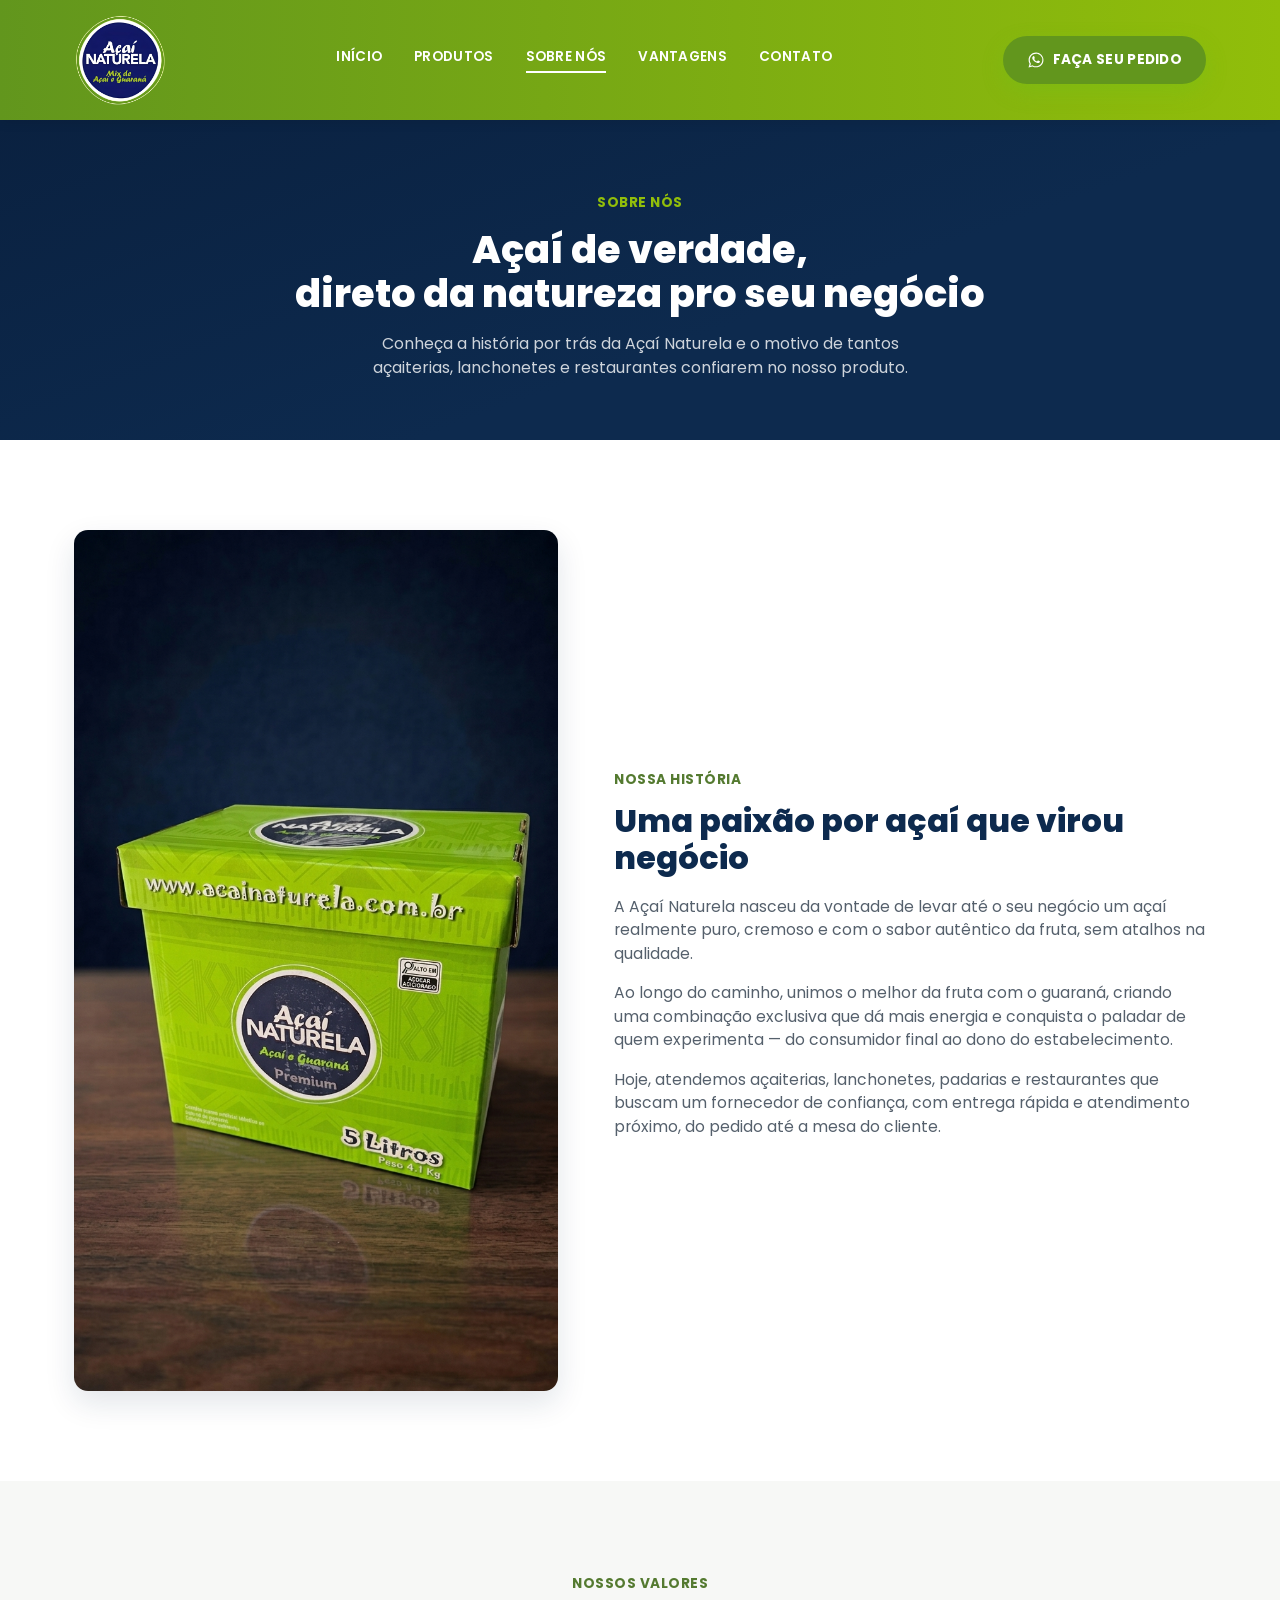
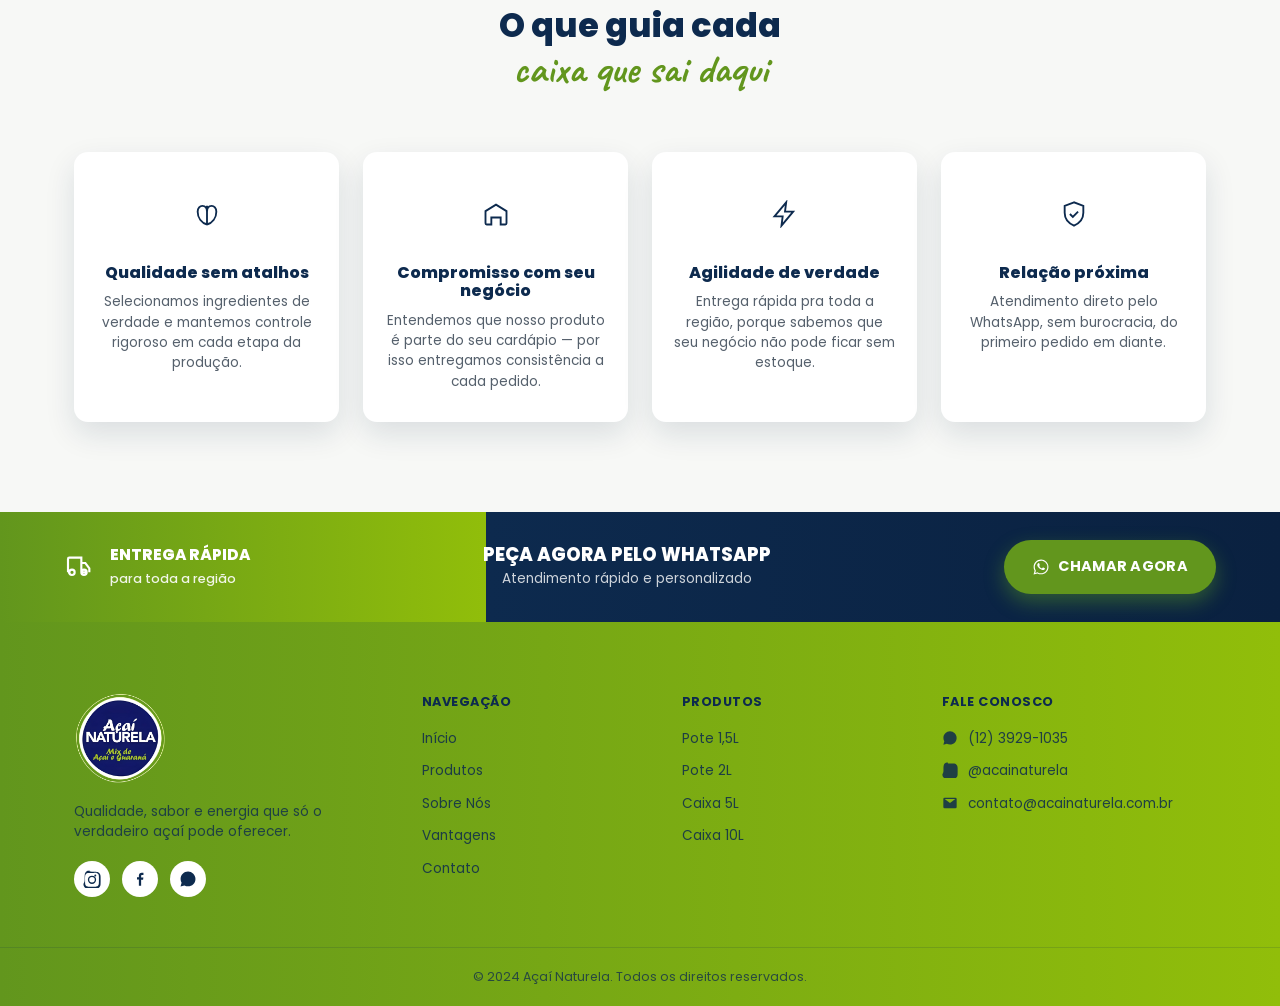
<file: sobre.html>
<!DOCTYPE html>
<html lang="pt-BR">
<head>
<meta charset="UTF-8">
<meta name="viewport" content="width=device-width, initial-scale=1.0">
<title>Sobre Nós | Açaí Naturela</title>
<link rel="preconnect" href="https://fonts.googleapis.com">
<link rel="preconnect" href="https://fonts.gstatic.com" crossorigin>
<link href="https://fonts.googleapis.com/css2?family=Poppins:wght@400;500;600;700;800&family=Caveat:wght@600;700&display=swap" rel="stylesheet">
<link rel="stylesheet" href="style.css">
</head>
<body>

<!-- ===== HEADER ===== -->
<header class="site-header">
  <div class="container header-inner">
    <a href="index.html" class="logo">
      <img src="images/logo.png" alt="Açaí Naturela" class="logo-img">
    </a>

    <nav class="main-nav">
      <a href="index.html">INÍCIO</a>
      <a href="produtos.html">PRODUTOS</a>
      <a href="sobre.html" class="active">SOBRE NÓS</a>
      <a href="vantagens.html">VANTAGENS</a>
      <a href="index.html#contato">CONTATO</a>
    </nav>

    <a href="https://wa.me/551239291035?text=Ol%C3%A1!%20Quero%20fazer%20um%20pedido%20de%20a%C3%A7a%C3%AD." class="btn btn-primary btn-header" target="_blank" rel="noopener">
      <svg viewBox="0 0 24 24" class="icon-wa" aria-hidden="true"><path fill="currentColor" d="M12.04 2C6.58 2 2.13 6.45 2.13 11.91c0 1.75.46 3.45 1.32 4.95L2.05 22l5.25-1.38a9.9 9.9 0 0 0 4.74 1.21h.01c5.46 0 9.9-4.45 9.9-9.92 0-2.65-1.03-5.14-2.9-7.01A9.82 9.82 0 0 0 12.04 2m0 1.67c2.24 0 4.35.87 5.94 2.46a8.3 8.3 0 0 1 2.45 5.92c0 4.61-3.75 8.36-8.4 8.36a8.35 8.35 0 0 1-4.25-1.16l-.3-.18-3.12.82.83-3.04-.2-.32a8.28 8.28 0 0 1-1.27-4.42c0-4.61 3.76-8.44 8.32-8.44M8.53 6.9c-.16 0-.43.06-.65.31-.22.25-.86.84-.86 2.04 0 1.2.88 2.36 1 2.52.13.17 1.72 2.7 4.25 3.69 2.1.83 2.53.67 2.99.62.46-.04 1.48-.6 1.69-1.19s.21-1.09.15-1.19c-.06-.1-.23-.16-.48-.28-.25-.13-1.48-.73-1.71-.81-.23-.09-.4-.13-.56.13-.17.25-.65.81-.79.98-.15.17-.29.19-.54.06-.25-.13-1.05-.39-2-1.24-.74-.66-1.24-1.47-1.39-1.72-.14-.25-.02-.38.11-.51.11-.11.25-.29.37-.44.12-.15.16-.25.24-.42.08-.17.04-.31-.02-.44-.06-.13-.56-1.36-.78-1.86-.2-.49-.41-.42-.56-.43z"/></svg>
      FAÇA SEU PEDIDO
    </a>
  </div>
</header>

<!-- ===== PAGE HEADER ===== -->
<section class="page-hero">
  <div class="container">
    <span class="eyebrow eyebrow-light">SOBRE NÓS</span>
    <h1>Açaí de verdade, <br>direto da natureza pro seu negócio</h1>
    <p>Conheça a história por trás da Açaí Naturela e o motivo de tantos açaiterias, lanchonetes e restaurantes confiarem no nosso produto.</p>
  </div>
</section>

<!-- ===== NOSSA HISTÓRIA ===== -->
<section class="about-story">
  <div class="container about-story-inner">
    <div class="about-story-image">
      <img src="images/naturela-caixa-5l.jpg" alt="Açaí Naturela, produto de qualidade">
    </div>
    <div class="about-story-text">
      <span class="eyebrow">NOSSA HISTÓRIA</span>
      <h2>Uma paixão por açaí que virou negócio</h2>
      <p>A Açaí Naturela nasceu da vontade de levar até o seu negócio um açaí realmente puro, cremoso e com o sabor autêntico da fruta, sem atalhos na qualidade.</p>
      <p>Ao longo do caminho, unimos o melhor da fruta com o guaraná, criando uma combinação exclusiva que dá mais energia e conquista o paladar de quem experimenta — do consumidor final ao dono do estabelecimento.</p>
      <p>Hoje, atendemos açaiterias, lanchonetes, padarias e restaurantes que buscam um fornecedor de confiança, com entrega rápida e atendimento próximo, do pedido até a mesa do cliente.</p>
    </div>
  </div>
</section>

<!-- ===== NOSSOS VALORES ===== -->
<section class="values">
  <div class="container">
    <div class="products-header">
      <span class="eyebrow">NOSSOS VALORES</span>
      <h2>O que guia cada <br><span class="script-accent-dark">caixa que sai daqui</span></h2>
    </div>

    <div class="values-grid">
      <div class="value-card">
        <div class="feature-icon">
          <svg viewBox="0 0 24 24"><path fill="none" stroke="currentColor" stroke-width="1.6" d="M12 21c-4.5-1.5-8-5.5-8-11 0-3 2-5 4-5 3 0 4 2 4 5m0 11c4.5-1.5 8-5.5 8-11 0-3-2-5-4-5-3 0-4 2-4 5m0 11V5"/></svg>
        </div>
        <h3>Qualidade sem atalhos</h3>
        <p>Selecionamos ingredientes de verdade e mantemos controle rigoroso em cada etapa da produção.</p>
      </div>
      <div class="value-card">
        <div class="feature-icon">
          <svg viewBox="0 0 24 24"><path fill="none" stroke="currentColor" stroke-width="1.6" d="M3 9.5 12 4l9 5.5V20a1 1 0 0 1-1 1h-4v-6H8v6H4a1 1 0 0 1-1-1V9.5Z"/></svg>
        </div>
        <h3>Compromisso com seu negócio</h3>
        <p>Entendemos que nosso produto é parte do seu cardápio — por isso entregamos consistência a cada pedido.</p>
      </div>
      <div class="value-card">
        <div class="feature-icon">
          <svg viewBox="0 0 24 24"><path fill="none" stroke="currentColor" stroke-width="1.6" d="M13 2 3 14h7l-1 8 10-12h-7l1-8z"/></svg>
        </div>
        <h3>Agilidade de verdade</h3>
        <p>Entrega rápida pra toda a região, porque sabemos que seu negócio não pode ficar sem estoque.</p>
      </div>
      <div class="value-card">
        <div class="feature-icon">
          <svg viewBox="0 0 24 24"><path fill="none" stroke="currentColor" stroke-width="1.6" d="M12 2 4 5v6c0 5 3.4 9 8 11 4.6-2 8-6 8-11V5l-8-3z"/><path fill="none" stroke="currentColor" stroke-width="1.6" d="m8.5 12 2.5 2.5 4.5-4.5"/></svg>
        </div>
        <h3>Relação próxima</h3>
        <p>Atendimento direto pelo WhatsApp, sem burocracia, do primeiro pedido em diante.</p>
      </div>
    </div>
  </div>
</section>

<!-- ===== FAIXA CTA ===== -->
<section class="cta-strip">
  <div class="cta-left">
    <svg viewBox="0 0 24 24" class="cta-icon"><path fill="none" stroke="currentColor" stroke-width="1.6" d="M3 16V6a1 1 0 0 1 1-1h9v11M3 16h1m9 0h4m-4 0V9h3l3 4v3m-6 0a2 2 0 1 0 4 0 2 2 0 0 0-4 0Zm-9 0a2 2 0 1 0 4 0 2 2 0 0 0-4 0Z"/></svg>
    <span>ENTREGA RÁPIDA <br><small>para toda a região</small></span>
  </div>
  <div class="cta-center">
    <h3>PEÇA AGORA PELO WHATSAPP</h3>
    <p>Atendimento rápido e personalizado</p>
  </div>
  <a href="https://wa.me/551239291035?text=Ol%C3%A1!%20Quero%20fazer%20um%20pedido%20de%20a%C3%A7a%C3%AD." class="btn btn-primary cta-btn" target="_blank" rel="noopener">
    <svg viewBox="0 0 24 24" class="icon-wa" aria-hidden="true"><path fill="currentColor" d="M12.04 2C6.58 2 2.13 6.45 2.13 11.91c0 1.75.46 3.45 1.32 4.95L2.05 22l5.25-1.38a9.9 9.9 0 0 0 4.74 1.21h.01c5.46 0 9.9-4.45 9.9-9.92 0-2.65-1.03-5.14-2.9-7.01A9.82 9.82 0 0 0 12.04 2m0 1.67c2.24 0 4.35.87 5.94 2.46a8.3 8.3 0 0 1 2.45 5.92c0 4.61-3.75 8.36-8.4 8.36a8.35 8.35 0 0 1-4.25-1.16l-.3-.18-3.12.82.83-3.04-.2-.32a8.28 8.28 0 0 1-1.27-4.42c0-4.61 3.76-8.44 8.32-8.44M8.53 6.9c-.16 0-.43.06-.65.31-.22.25-.86.84-.86 2.04 0 1.2.88 2.36 1 2.52.13.17 1.72 2.7 4.25 3.69 2.1.83 2.53.67 2.99.62.46-.04 1.48-.6 1.69-1.19s.21-1.09.15-1.19c-.06-.1-.23-.16-.48-.28-.25-.13-1.48-.73-1.71-.81-.23-.09-.4-.13-.56.13-.17.25-.65.81-.79.98-.15.17-.29.19-.54.06-.25-.13-1.05-.39-2-1.24-.74-.66-1.24-1.47-1.39-1.72-.14-.25-.02-.38.11-.51.11-.11.25-.29.37-.44.12-.15.16-.25.24-.42.08-.17.04-.31-.02-.44-.06-.13-.56-1.36-.78-1.86-.2-.49-.41-.42-.56-.43z"/></svg>
    CHAMAR AGORA
  </a>
</section>

<!-- ===== FOOTER ===== -->
<footer id="contato" class="site-footer">
  <div class="container footer-grid">
    <div class="footer-brand">
      <img src="images/logo.png" alt="Açaí Naturela" class="logo-img footer-logo">
      <p>Qualidade, sabor e energia que só o verdadeiro açaí pode oferecer.</p>
      <div class="social-icons">
        <a href="#" aria-label="Instagram"><svg viewBox="0 0 24 24"><path fill="currentColor" d="M12 2.2c3.2 0 3.6 0 4.9.07 1.2.06 2 .25 2.7.53a5.4 5.4 0 0 1 2 1.3 5.4 5.4 0 0 1 1.3 2c.28.7.47 1.5.53 2.7.06 1.3.07 1.7.07 4.9s0 3.6-.07 4.9c-.06 1.2-.25 2-.53 2.7a5.4 5.4 0 0 1-1.3 2 5.4 5.4 0 0 1-2 1.3c-.7.28-1.5.47-2.7.53-1.3.06-1.7.07-4.9.07s-3.6 0-4.9-.07c-1.2-.06-2-.25-2.7-.53a5.4 5.4 0 0 1-2-1.3 5.4 5.4 0 0 1-1.3-2c-.28-.7-.47-1.5-.53-2.7C2.21 15.6 2.2 15.2 2.2 12s0-3.6.07-4.9c.06-1.2.25-2 .53-2.7a5.4 5.4 0 0 1 1.3-2 5.4 5.4 0 0 1 2-1.3c.7-.28 1.5-.47 2.7-.53C8.4 2.21 8.8 2.2 12 2.2Zm0 1.8c-3.15 0-3.52 0-4.76.07-.98.04-1.5.2-1.86.34a3.6 3.6 0 0 0-1.34.87 3.6 3.6 0 0 0-.87 1.34c-.14.36-.3.88-.34 1.86C2.76 9.48 2.75 9.85 2.75 13s0 3.52.07 4.76c.04.98.2 1.5.34 1.86.16.42.38.78.87 1.34.38.44.76.71 1.34.87.36.14.88.3 1.86.34 1.24.07 1.61.07 4.76.07s3.52 0 4.76-.07c.98-.04 1.5-.2 1.86-.34a3.6 3.6 0 0 0 1.34-.87 3.6 3.6 0 0 0 .87-1.34c.14-.36.3-.88.34-1.86.07-1.24.07-1.61.07-4.76s0-3.52-.07-4.76c-.04-.98-.2-1.5-.34-1.86a3.6 3.6 0 0 0-.87-1.34 3.6 3.6 0 0 0-1.34-.87c-.36-.14-.88-.3-1.86-.34C15.52 4 15.15 4 12 4Zm0 3.5a5.5 5.5 0 1 1 0 11 5.5 5.5 0 0 1 0-11Zm0 1.8a3.7 3.7 0 1 0 0 7.4 3.7 3.7 0 0 0 0-7.4Zm5.7-2a1.3 1.3 0 1 1-2.6 0 1.3 1.3 0 0 1 2.6 0Z"/></svg></a>
        <a href="#" aria-label="Facebook"><svg viewBox="0 0 24 24"><path fill="currentColor" d="M13.5 21v-7.9h2.6l.4-3.1h-3v-2c0-.9.25-1.5 1.5-1.5H16.6V3.7c-.28-.04-1.2-.12-2.3-.12-2.3 0-3.8 1.4-3.8 3.9v2.2H8v3.1h2.5V21h3Z"/></svg></a>
        <a href="https://wa.me/551239291035" aria-label="WhatsApp" target="_blank" rel="noopener"><svg viewBox="0 0 24 24"><path fill="currentColor" d="M12.04 2C6.58 2 2.13 6.45 2.13 11.91c0 1.75.46 3.45 1.32 4.95L2.05 22l5.25-1.38a9.9 9.9 0 0 0 4.74 1.21h.01c5.46 0 9.9-4.45 9.9-9.92 0-2.65-1.03-5.14-2.9-7.01A9.82 9.82 0 0 0 12.04 2Z"/></svg></a>
      </div>
    </div>

    <div class="footer-col">
      <h5>NAVEGAÇÃO</h5>
      <a href="index.html">Início</a>
      <a href="produtos.html">Produtos</a>
      <a href="sobre.html">Sobre Nós</a>
      <a href="vantagens.html">Vantagens</a>
      <a href="index.html#contato">Contato</a>
    </div>

    <div class="footer-col">
      <h5>PRODUTOS</h5>
      <a href="produtos.html">Pote 1,5L</a>
      <a href="produtos.html">Pote 2L</a>
      <a href="produtos.html">Caixa 5L</a>
      <a href="produtos.html">Caixa 10L</a>
    </div>

    <div class="footer-col">
      <h5>FALE CONOSCO</h5>
      <a href="https://wa.me/551239291035" target="_blank" rel="noopener">
        <svg viewBox="0 0 24 24" class="inline-icon"><path fill="currentColor" d="M12.04 2C6.58 2 2.13 6.45 2.13 11.91c0 1.75.46 3.45 1.32 4.95L2.05 22l5.25-1.38a9.9 9.9 0 0 0 4.74 1.21h.01c5.46 0 9.9-4.45 9.9-9.92 0-2.65-1.03-5.14-2.9-7.01A9.82 9.82 0 0 0 12.04 2Z"/></svg>
        (12) 3929-1035
      </a>
      <a href="#">
        <svg viewBox="0 0 24 24" class="inline-icon"><path fill="currentColor" d="M12 2.2c3.2 0 3.6 0 4.9.07 1.2.06 2 .25 2.7.53a5.4 5.4 0 0 1 2 1.3 5.4 5.4 0 0 1 1.3 2c.28.7.47 1.5.53 2.7.06 1.3.07 1.7.07 4.9s0 3.6-.07 4.9c-.06 1.2-.25 2-.53 2.7a5.4 5.4 0 0 1-1.3 2 5.4 5.4 0 0 1-2 1.3c-.7.28-1.5.47-2.7.53-1.3.06-1.7.07-4.9.07s-3.6 0-4.9-.07c-1.2-.06-2-.25-2.7-.53a5.4 5.4 0 0 1-2-1.3 5.4 5.4 0 0 1-1.3-2c-.28-.7-.47-1.5-.53-2.7C2.21 15.6 2.2 15.2 2.2 12s0-3.6.07-4.9c.06-1.2.25-2 .53-2.7a5.4 5.4 0 0 1 1.3-2 5.4 5.4 0 0 1 2-1.3c.7-.28 1.5-.47 2.7-.53C8.4 2.21 8.8 2.2 12 2.2Z"/></svg>
        @acainaturela
      </a>
      <a href="mailto:contato@acainaturela.com.br">
        <svg viewBox="0 0 24 24" class="inline-icon"><path fill="currentColor" d="M2 6a2 2 0 0 1 2-2h16a2 2 0 0 1 2 2v12a2 2 0 0 1-2 2H4a2 2 0 0 1-2-2V6Zm2 0 8 6 8-6"/></svg>
        contato@acainaturela.com.br
      </a>
    </div>
  </div>

  <div class="footer-bottom">
    © 2024 Açaí Naturela. Todos os direitos reservados.
  </div>
</footer>

</body>
</html>
</file>
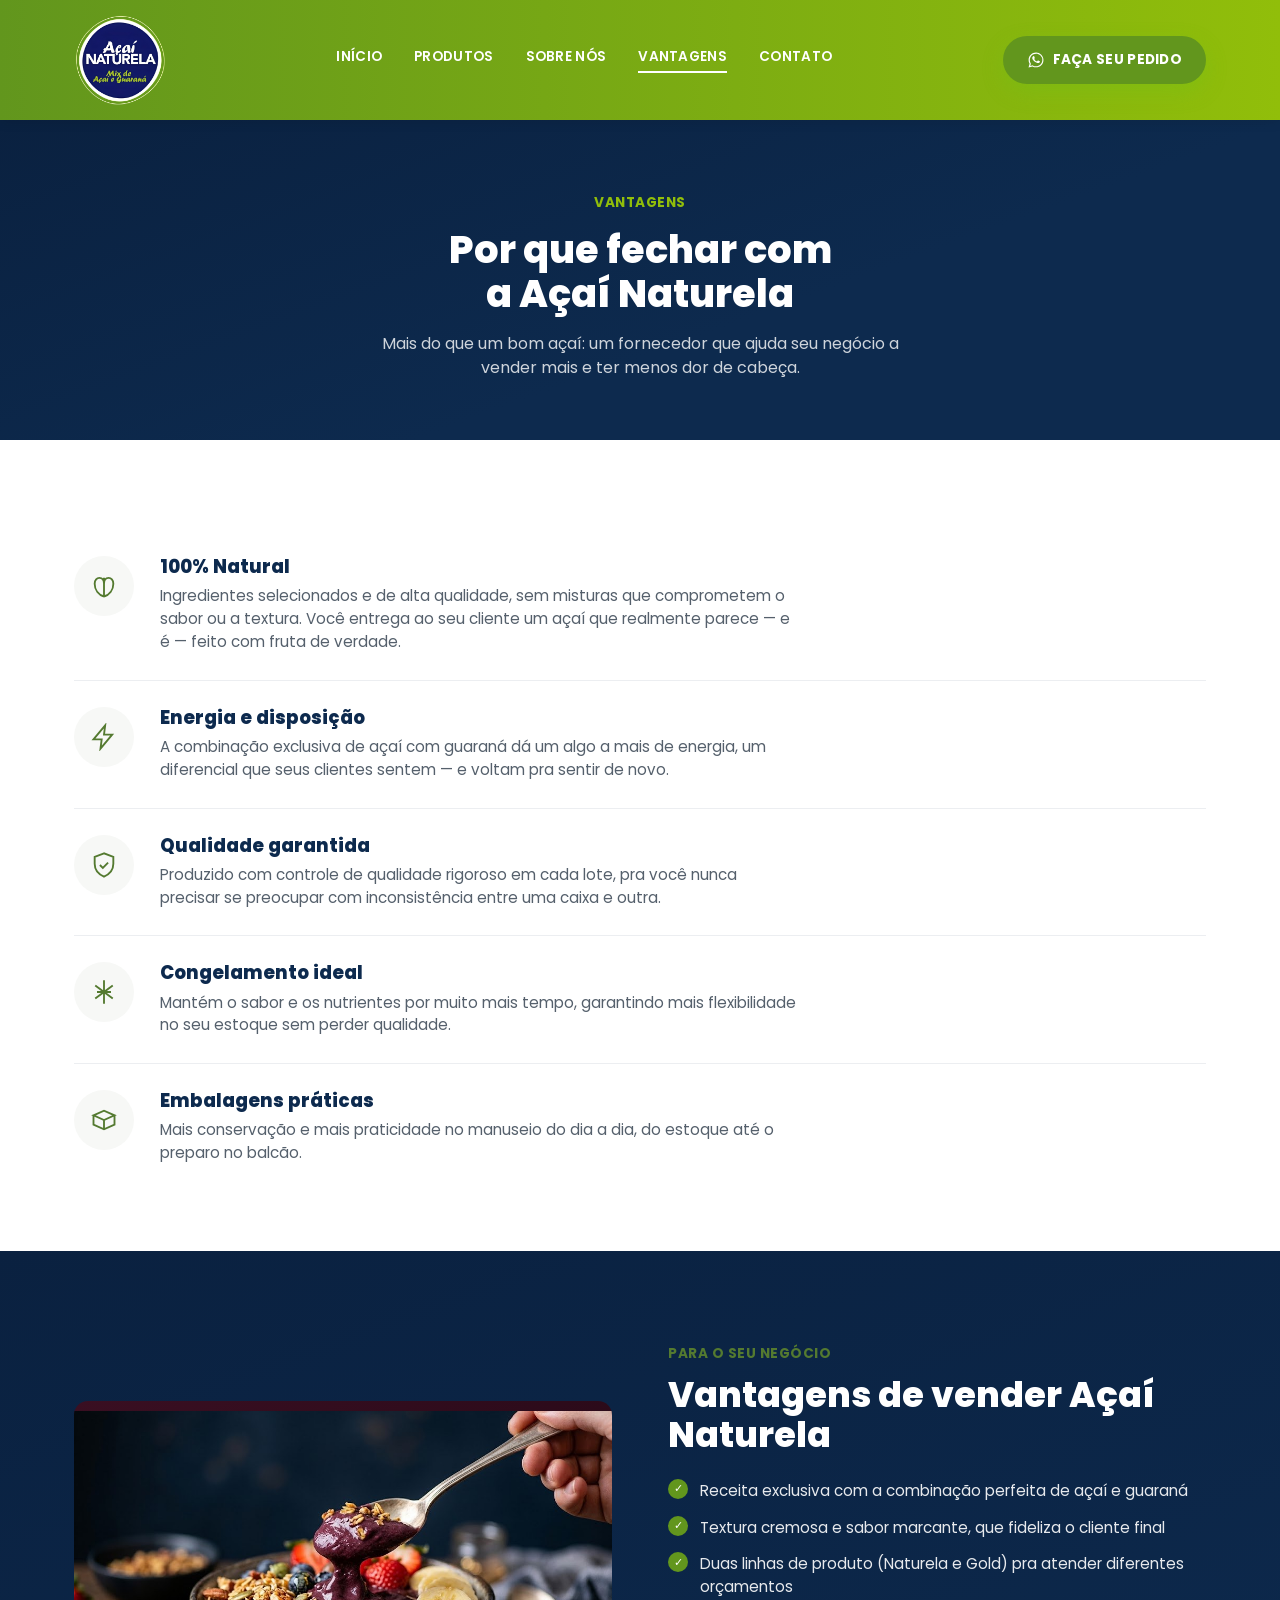
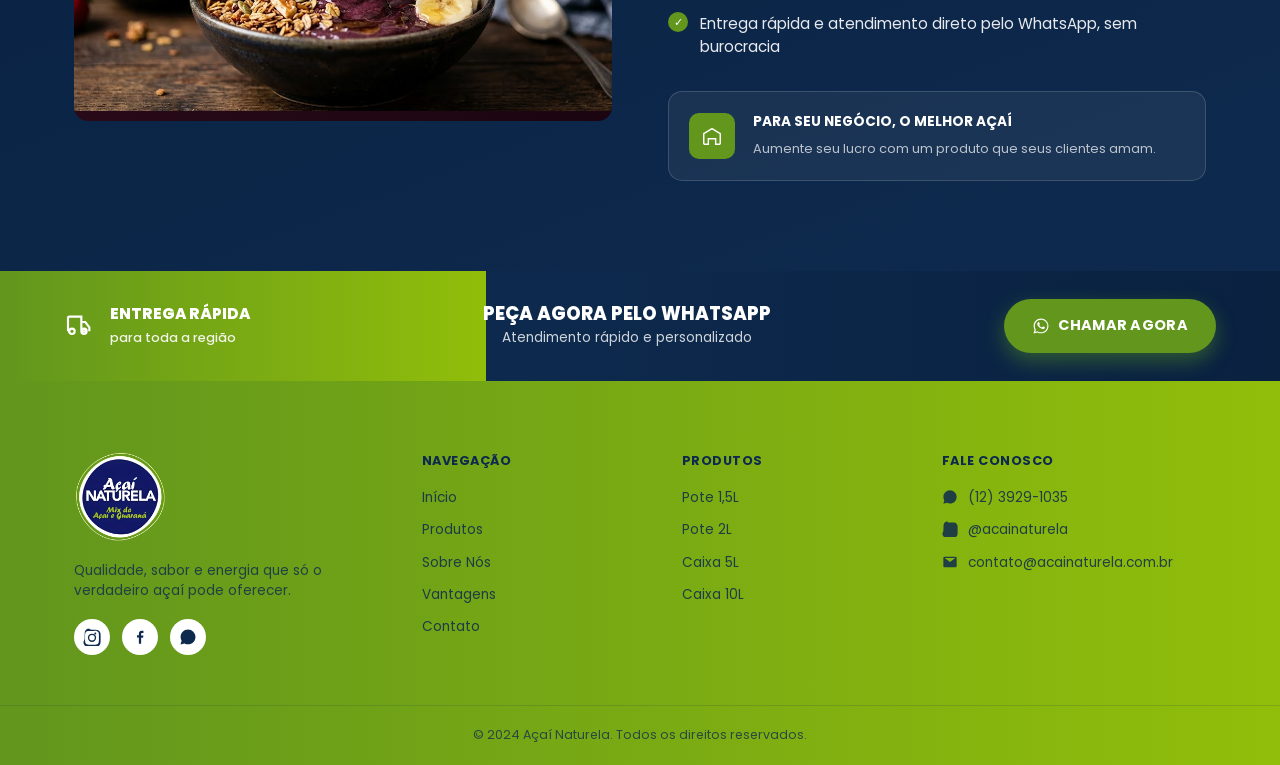
<file: vantagens.html>
<!DOCTYPE html>
<html lang="pt-BR">
<head>
<meta charset="UTF-8">
<meta name="viewport" content="width=device-width, initial-scale=1.0">
<title>Vantagens | Açaí Naturela</title>
<link rel="preconnect" href="https://fonts.googleapis.com">
<link rel="preconnect" href="https://fonts.gstatic.com" crossorigin>
<link href="https://fonts.googleapis.com/css2?family=Poppins:wght@400;500;600;700;800&family=Caveat:wght@600;700&display=swap" rel="stylesheet">
<link rel="stylesheet" href="style.css">
</head>
<body>

<!-- ===== HEADER ===== -->
<header class="site-header">
  <div class="container header-inner">
    <a href="index.html" class="logo">
      <img src="images/logo.png" alt="Açaí Naturela" class="logo-img">
    </a>

    <nav class="main-nav">
      <a href="index.html">INÍCIO</a>
      <a href="produtos.html">PRODUTOS</a>
      <a href="sobre.html">SOBRE NÓS</a>
      <a href="vantagens.html" class="active">VANTAGENS</a>
      <a href="index.html#contato">CONTATO</a>
    </nav>

    <a href="https://wa.me/551239291035?text=Ol%C3%A1!%20Quero%20fazer%20um%20pedido%20de%20a%C3%A7a%C3%AD." class="btn btn-primary btn-header" target="_blank" rel="noopener">
      <svg viewBox="0 0 24 24" class="icon-wa" aria-hidden="true"><path fill="currentColor" d="M12.04 2C6.58 2 2.13 6.45 2.13 11.91c0 1.75.46 3.45 1.32 4.95L2.05 22l5.25-1.38a9.9 9.9 0 0 0 4.74 1.21h.01c5.46 0 9.9-4.45 9.9-9.92 0-2.65-1.03-5.14-2.9-7.01A9.82 9.82 0 0 0 12.04 2m0 1.67c2.24 0 4.35.87 5.94 2.46a8.3 8.3 0 0 1 2.45 5.92c0 4.61-3.75 8.36-8.4 8.36a8.35 8.35 0 0 1-4.25-1.16l-.3-.18-3.12.82.83-3.04-.2-.32a8.28 8.28 0 0 1-1.27-4.42c0-4.61 3.76-8.44 8.32-8.44M8.53 6.9c-.16 0-.43.06-.65.31-.22.25-.86.84-.86 2.04 0 1.2.88 2.36 1 2.52.13.17 1.72 2.7 4.25 3.69 2.1.83 2.53.67 2.99.62.46-.04 1.48-.6 1.69-1.19s.21-1.09.15-1.19c-.06-.1-.23-.16-.48-.28-.25-.13-1.48-.73-1.71-.81-.23-.09-.4-.13-.56.13-.17.25-.65.81-.79.98-.15.17-.29.19-.54.06-.25-.13-1.05-.39-2-1.24-.74-.66-1.24-1.47-1.39-1.72-.14-.25-.02-.38.11-.51.11-.11.25-.29.37-.44.12-.15.16-.25.24-.42.08-.17.04-.31-.02-.44-.06-.13-.56-1.36-.78-1.86-.2-.49-.41-.42-.56-.43z"/></svg>
      FAÇA SEU PEDIDO
    </a>
  </div>
</header>

<!-- ===== PAGE HEADER ===== -->
<section class="page-hero">
  <div class="container">
    <span class="eyebrow eyebrow-light">VANTAGENS</span>
    <h1>Por que fechar com <br>a Açaí Naturela</h1>
    <p>Mais do que um bom açaí: um fornecedor que ajuda seu negócio a vender mais e ter menos dor de cabeça.</p>
  </div>
</section>

<!-- ===== DIFERENCIAIS DETALHADOS ===== -->
<section class="advantages-detailed">
  <div class="container">
    <div class="advantage-row">
      <div class="advantage-icon">
        <svg viewBox="0 0 24 24"><path fill="none" stroke="currentColor" stroke-width="1.6" d="M12 21c-4.5-1.5-8-5.5-8-11 0-3 2-5 4-5 3 0 4 2 4 5m0 11c4.5-1.5 8-5.5 8-11 0-3-2-5-4-5-3 0-4 2-4 5m0 11V5"/></svg>
      </div>
      <div class="advantage-text">
        <h3>100% Natural</h3>
        <p>Ingredientes selecionados e de alta qualidade, sem misturas que comprometem o sabor ou a textura. Você entrega ao seu cliente um açaí que realmente parece — e é — feito com fruta de verdade.</p>
      </div>
    </div>

    <div class="advantage-row">
      <div class="advantage-icon">
        <svg viewBox="0 0 24 24"><path fill="none" stroke="currentColor" stroke-width="1.6" d="M13 2 3 14h7l-1 8 10-12h-7l1-8z"/></svg>
      </div>
      <div class="advantage-text">
        <h3>Energia e disposição</h3>
        <p>A combinação exclusiva de açaí com guaraná dá um algo a mais de energia, um diferencial que seus clientes sentem — e voltam pra sentir de novo.</p>
      </div>
    </div>

    <div class="advantage-row">
      <div class="advantage-icon">
        <svg viewBox="0 0 24 24"><path fill="none" stroke="currentColor" stroke-width="1.6" d="M12 2 4 5v6c0 5 3.4 9 8 11 4.6-2 8-6 8-11V5l-8-3z"/><path fill="none" stroke="currentColor" stroke-width="1.6" d="m8.5 12 2.5 2.5 4.5-4.5"/></svg>
      </div>
      <div class="advantage-text">
        <h3>Qualidade garantida</h3>
        <p>Produzido com controle de qualidade rigoroso em cada lote, pra você nunca precisar se preocupar com inconsistência entre uma caixa e outra.</p>
      </div>
    </div>

    <div class="advantage-row">
      <div class="advantage-icon">
        <svg viewBox="0 0 24 24"><path fill="none" stroke="currentColor" stroke-width="1.6" d="M12 2v20M4.5 6.5l15 11M19.5 6.5l-15 11M6 12h12M8 9l8 6M16 9l-8 6"/></svg>
      </div>
      <div class="advantage-text">
        <h3>Congelamento ideal</h3>
        <p>Mantém o sabor e os nutrientes por muito mais tempo, garantindo mais flexibilidade no seu estoque sem perder qualidade.</p>
      </div>
    </div>

    <div class="advantage-row">
      <div class="advantage-icon">
        <svg viewBox="0 0 24 24"><path fill="none" stroke="currentColor" stroke-width="1.6" d="M3 8 12 4l9 4-9 4-9-4Zm0 0v8l9 4 9-4V8M12 12v8"/></svg>
      </div>
      <div class="advantage-text">
        <h3>Embalagens práticas</h3>
        <p>Mais conservação e mais praticidade no manuseio do dia a dia, do estoque até o preparo no balcão.</p>
      </div>
    </div>
  </div>
</section>

<!-- ===== PARA O SEU NEGÓCIO ===== -->
<section id="vantagens" class="why-choose">
  <div class="container why-inner">
    <div class="why-image">
      <img src="images/acai-tigela.jpg" alt="Açaí Naturela sendo servido">
    </div>

    <div class="why-text">
      <span class="eyebrow">PARA O SEU NEGÓCIO</span>
      <h2>Vantagens de vender Açaí Naturela</h2>
      <ul class="check-list">
        <li>Receita exclusiva com a combinação perfeita de açaí e guaraná</li>
        <li>Textura cremosa e sabor marcante, que fideliza o cliente final</li>
        <li>Duas linhas de produto (Naturela e Gold) pra atender diferentes orçamentos</li>
        <li>Entrega rápida e atendimento direto pelo WhatsApp, sem burocracia</li>
      </ul>

      <div class="highlight-box">
        <div class="highlight-icon">
          <svg viewBox="0 0 24 24"><path fill="none" stroke="currentColor" stroke-width="1.6" d="M3 9.5 12 4l9 5.5V20a1 1 0 0 1-1 1h-4v-6H8v6H4a1 1 0 0 1-1-1V9.5Z"/></svg>
        </div>
        <div>
          <strong>PARA SEU NEGÓCIO, O MELHOR AÇAÍ</strong>
          <span>Aumente seu lucro com um produto que seus clientes amam.</span>
        </div>
      </div>
    </div>
  </div>
</section>

<!-- ===== FAIXA CTA ===== -->
<section class="cta-strip">
  <div class="cta-left">
    <svg viewBox="0 0 24 24" class="cta-icon"><path fill="none" stroke="currentColor" stroke-width="1.6" d="M3 16V6a1 1 0 0 1 1-1h9v11M3 16h1m9 0h4m-4 0V9h3l3 4v3m-6 0a2 2 0 1 0 4 0 2 2 0 0 0-4 0Zm-9 0a2 2 0 1 0 4 0 2 2 0 0 0-4 0Z"/></svg>
    <span>ENTREGA RÁPIDA <br><small>para toda a região</small></span>
  </div>
  <div class="cta-center">
    <h3>PEÇA AGORA PELO WHATSAPP</h3>
    <p>Atendimento rápido e personalizado</p>
  </div>
  <a href="https://wa.me/551239291035?text=Ol%C3%A1!%20Quero%20fazer%20um%20pedido%20de%20a%C3%A7a%C3%AD." class="btn btn-primary cta-btn" target="_blank" rel="noopener">
    <svg viewBox="0 0 24 24" class="icon-wa" aria-hidden="true"><path fill="currentColor" d="M12.04 2C6.58 2 2.13 6.45 2.13 11.91c0 1.75.46 3.45 1.32 4.95L2.05 22l5.25-1.38a9.9 9.9 0 0 0 4.74 1.21h.01c5.46 0 9.9-4.45 9.9-9.92 0-2.65-1.03-5.14-2.9-7.01A9.82 9.82 0 0 0 12.04 2m0 1.67c2.24 0 4.35.87 5.94 2.46a8.3 8.3 0 0 1 2.45 5.92c0 4.61-3.75 8.36-8.4 8.36a8.35 8.35 0 0 1-4.25-1.16l-.3-.18-3.12.82.83-3.04-.2-.32a8.28 8.28 0 0 1-1.27-4.42c0-4.61 3.76-8.44 8.32-8.44M8.53 6.9c-.16 0-.43.06-.65.31-.22.25-.86.84-.86 2.04 0 1.2.88 2.36 1 2.52.13.17 1.72 2.7 4.25 3.69 2.1.83 2.53.67 2.99.62.46-.04 1.48-.6 1.69-1.19s.21-1.09.15-1.19c-.06-.1-.23-.16-.48-.28-.25-.13-1.48-.73-1.71-.81-.23-.09-.4-.13-.56.13-.17.25-.65.81-.79.98-.15.17-.29.19-.54.06-.25-.13-1.05-.39-2-1.24-.74-.66-1.24-1.47-1.39-1.72-.14-.25-.02-.38.11-.51.11-.11.25-.29.37-.44.12-.15.16-.25.24-.42.08-.17.04-.31-.02-.44-.06-.13-.56-1.36-.78-1.86-.2-.49-.41-.42-.56-.43z"/></svg>
    CHAMAR AGORA
  </a>
</section>

<!-- ===== FOOTER ===== -->
<footer id="contato" class="site-footer">
  <div class="container footer-grid">
    <div class="footer-brand">
      <img src="images/logo.png" alt="Açaí Naturela" class="logo-img footer-logo">
      <p>Qualidade, sabor e energia que só o verdadeiro açaí pode oferecer.</p>
      <div class="social-icons">
        <a href="#" aria-label="Instagram"><svg viewBox="0 0 24 24"><path fill="currentColor" d="M12 2.2c3.2 0 3.6 0 4.9.07 1.2.06 2 .25 2.7.53a5.4 5.4 0 0 1 2 1.3 5.4 5.4 0 0 1 1.3 2c.28.7.47 1.5.53 2.7.06 1.3.07 1.7.07 4.9s0 3.6-.07 4.9c-.06 1.2-.25 2-.53 2.7a5.4 5.4 0 0 1-1.3 2 5.4 5.4 0 0 1-2 1.3c-.7.28-1.5.47-2.7.53-1.3.06-1.7.07-4.9.07s-3.6 0-4.9-.07c-1.2-.06-2-.25-2.7-.53a5.4 5.4 0 0 1-2-1.3 5.4 5.4 0 0 1-1.3-2c-.28-.7-.47-1.5-.53-2.7C2.21 15.6 2.2 15.2 2.2 12s0-3.6.07-4.9c.06-1.2.25-2 .53-2.7a5.4 5.4 0 0 1 1.3-2 5.4 5.4 0 0 1 2-1.3c.7-.28 1.5-.47 2.7-.53C8.4 2.21 8.8 2.2 12 2.2Zm0 1.8c-3.15 0-3.52 0-4.76.07-.98.04-1.5.2-1.86.34a3.6 3.6 0 0 0-1.34.87 3.6 3.6 0 0 0-.87 1.34c-.14.36-.3.88-.34 1.86C2.76 9.48 2.75 9.85 2.75 13s0 3.52.07 4.76c.04.98.2 1.5.34 1.86.16.42.38.78.87 1.34.38.44.76.71 1.34.87.36.14.88.3 1.86.34 1.24.07 1.61.07 4.76.07s3.52 0 4.76-.07c.98-.04 1.5-.2 1.86-.34a3.6 3.6 0 0 0 1.34-.87 3.6 3.6 0 0 0 .87-1.34c.14-.36.3-.88.34-1.86.07-1.24.07-1.61.07-4.76s0-3.52-.07-4.76c-.04-.98-.2-1.5-.34-1.86a3.6 3.6 0 0 0-.87-1.34 3.6 3.6 0 0 0-1.34-.87c-.36-.14-.88-.3-1.86-.34C15.52 4 15.15 4 12 4Zm0 3.5a5.5 5.5 0 1 1 0 11 5.5 5.5 0 0 1 0-11Zm0 1.8a3.7 3.7 0 1 0 0 7.4 3.7 3.7 0 0 0 0-7.4Zm5.7-2a1.3 1.3 0 1 1-2.6 0 1.3 1.3 0 0 1 2.6 0Z"/></svg></a>
        <a href="#" aria-label="Facebook"><svg viewBox="0 0 24 24"><path fill="currentColor" d="M13.5 21v-7.9h2.6l.4-3.1h-3v-2c0-.9.25-1.5 1.5-1.5H16.6V3.7c-.28-.04-1.2-.12-2.3-.12-2.3 0-3.8 1.4-3.8 3.9v2.2H8v3.1h2.5V21h3Z"/></svg></a>
        <a href="https://wa.me/551239291035" aria-label="WhatsApp" target="_blank" rel="noopener"><svg viewBox="0 0 24 24"><path fill="currentColor" d="M12.04 2C6.58 2 2.13 6.45 2.13 11.91c0 1.75.46 3.45 1.32 4.95L2.05 22l5.25-1.38a9.9 9.9 0 0 0 4.74 1.21h.01c5.46 0 9.9-4.45 9.9-9.92 0-2.65-1.03-5.14-2.9-7.01A9.82 9.82 0 0 0 12.04 2Z"/></svg></a>
      </div>
    </div>

    <div class="footer-col">
      <h5>NAVEGAÇÃO</h5>
      <a href="index.html">Início</a>
      <a href="produtos.html">Produtos</a>
      <a href="sobre.html">Sobre Nós</a>
      <a href="vantagens.html">Vantagens</a>
      <a href="index.html#contato">Contato</a>
    </div>

    <div class="footer-col">
      <h5>PRODUTOS</h5>
      <a href="produtos.html">Pote 1,5L</a>
      <a href="produtos.html">Pote 2L</a>
      <a href="produtos.html">Caixa 5L</a>
      <a href="produtos.html">Caixa 10L</a>
    </div>

    <div class="footer-col">
      <h5>FALE CONOSCO</h5>
      <a href="https://wa.me/551239291035" target="_blank" rel="noopener">
        <svg viewBox="0 0 24 24" class="inline-icon"><path fill="currentColor" d="M12.04 2C6.58 2 2.13 6.45 2.13 11.91c0 1.75.46 3.45 1.32 4.95L2.05 22l5.25-1.38a9.9 9.9 0 0 0 4.74 1.21h.01c5.46 0 9.9-4.45 9.9-9.92 0-2.65-1.03-5.14-2.9-7.01A9.82 9.82 0 0 0 12.04 2Z"/></svg>
        (12) 3929-1035
      </a>
      <a href="#">
        <svg viewBox="0 0 24 24" class="inline-icon"><path fill="currentColor" d="M12 2.2c3.2 0 3.6 0 4.9.07 1.2.06 2 .25 2.7.53a5.4 5.4 0 0 1 2 1.3 5.4 5.4 0 0 1 1.3 2c.28.7.47 1.5.53 2.7.06 1.3.07 1.7.07 4.9s0 3.6-.07 4.9c-.06 1.2-.25 2-.53 2.7a5.4 5.4 0 0 1-1.3 2 5.4 5.4 0 0 1-2 1.3c-.7.28-1.5.47-2.7.53-1.3.06-1.7.07-4.9.07s-3.6 0-4.9-.07c-1.2-.06-2-.25-2.7-.53a5.4 5.4 0 0 1-2-1.3 5.4 5.4 0 0 1-1.3-2c-.28-.7-.47-1.5-.53-2.7C2.21 15.6 2.2 15.2 2.2 12s0-3.6.07-4.9c.06-1.2.25-2 .53-2.7a5.4 5.4 0 0 1 1.3-2 5.4 5.4 0 0 1 2-1.3c.7-.28 1.5-.47 2.7-.53C8.4 2.21 8.8 2.2 12 2.2Z"/></svg>
        @acainaturela
      </a>
      <a href="mailto:contato@acainaturela.com.br">
        <svg viewBox="0 0 24 24" class="inline-icon"><path fill="currentColor" d="M2 6a2 2 0 0 1 2-2h16a2 2 0 0 1 2 2v12a2 2 0 0 1-2 2H4a2 2 0 0 1-2-2V6Zm2 0 8 6 8-6"/></svg>
        contato@acainaturela.com.br
      </a>
    </div>
  </div>

  <div class="footer-bottom">
    © 2024 Açaí Naturela. Todos os direitos reservados.
  </div>
</footer>

</body>
</html>
</file>
<file: style.css>
/* ============ RESET & BASE ============ */
* { margin: 0; padding: 0; box-sizing: border-box; }

:root {
  --green: #62961d;
  --green-dark: #547a30;
  --green-light: #91be0a;
  --blue-dark: #0d2a4e;
  --blue-darker: #0a2140;
  --white: #ffffff;
  --off-white: #f7f8f6;
  --text-dark: #1b2430;
  --text-muted: #55606c;
  --radius: 14px;
  --shadow: 0 12px 30px rgba(13, 42, 78, 0.12);
}

html { scroll-behavior: smooth; }

body {
  font-family: 'Poppins', sans-serif;
  color: var(--text-dark);
  line-height: 1.5;
  background: var(--white);
}

.container {
  max-width: 1180px;
  margin: 0 auto;
  padding: 0 24px;
}

h1, h2, h3, h4 { font-weight: 800; line-height: 1.15; }

a { text-decoration: none; color: inherit; }
ul { list-style: none; }
img { max-width: 100%; display: block; }

.script-accent {
  font-family: 'Caveat', cursive;
  color: var(--green-light);
  font-size: 1.15em;
  font-weight: 700;
}
.script-accent-dark {
  font-family: 'Caveat', cursive;
  color: var(--green);
  font-size: 1.2em;
  font-weight: 700;
}

/* ============ BUTTONS ============ */
.btn {
  display: inline-flex;
  align-items: center;
  gap: 8px;
  padding: 14px 26px;
  border-radius: 999px;
  font-weight: 700;
  font-size: 0.9rem;
  letter-spacing: 0.3px;
  border: 2px solid transparent;
  cursor: pointer;
  transition: transform 0.15s ease, box-shadow 0.15s ease, background 0.15s ease;
  white-space: nowrap;
}
.btn:hover { transform: translateY(-2px); }

.btn-primary {
  background: var(--green);
  color: var(--white);
  box-shadow: 0 8px 20px rgba(111, 191, 26, 0.35);
}
.btn-primary:hover { background: var(--green-dark); }

.btn-outline {
  background: transparent;
  color: var(--white);
  border-color: rgba(255,255,255,0.6);
}
.btn-outline:hover { background: rgba(255,255,255,0.1); }

.btn-dark {
  background: var(--blue-dark);
  color: var(--white);
}
.btn-dark:hover { background: var(--blue-darker); }

.btn-header { padding: 12px 22px; font-size: 0.85rem; }

.icon-wa { width: 18px; height: 18px; }
.inline-icon { width: 16px; height: 16px; vertical-align: -3px; margin-right: 6px; }

/* ============ HEADER ============ */
.site-header {
  background: linear-gradient(90deg, var(--green) 0%, var(--green-light) 100%);
  position: sticky;
  top: 0;
  z-index: 100;
  box-shadow: 0 2px 12px rgba(0,0,0,0.08);
}

.header-inner {
  display: flex;
  align-items: center;
  justify-content: space-between;
  gap: 24px;
  padding-top: 14px;
  padding-bottom: 14px;
}

.logo-badge {
  background: var(--white);
  border-radius: 50%;
  width: 92px;
  height: 92px;
  display: flex;
  flex-direction: column;
  align-items: center;
  justify-content: center;
  border: 3px solid var(--green);
  text-align: center;
  line-height: 1.05;
}
.logo-line1 { font-family: 'Caveat', cursive; font-size: 1rem; color: var(--blue-dark); font-weight: 700; }
.logo-line2 { font-size: 0.72rem; font-weight: 800; color: var(--blue-dark); letter-spacing: 0.5px; }
.logo-line3 { font-family: 'Caveat', cursive; font-size: 0.7rem; color: var(--green-dark); font-weight: 700; margin-top: 2px; }
.logo-line4 { font-size: 0.5rem; color: var(--text-muted); letter-spacing: 0.5px; }

.logo-img {
  width: 92px;
  height: 92px;
  object-fit: contain;
}

.main-nav {
  display: flex;
  gap: 32px;
  flex: 1;
  justify-content: center;
}
.main-nav a {
  color: var(--white);
  font-size: 0.85rem;
  font-weight: 600;
  letter-spacing: 0.3px;
  transition: opacity 0.15s ease;
}
.main-nav a:hover { opacity: 0.75; }

/* ============ HERO ============ */
.hero {
  background-color: #0b2438;
  background-image: url("images/fundo.jpg");
  background-size: cover;
  background-position: center;
  background-repeat: no-repeat;
  padding: 70px 0 110px;
  position: relative;
  overflow: hidden;
}
.hero-inner {
  display: grid;
  grid-template-columns: 1.1fr 1fr;
  gap: 48px;
  align-items: center;
  min-height: 340px;
}

.hero-text {
  margin-top: -50px;
}

.hero-text h1 {
  font-size: 3rem;
  text-transform: uppercase;
  margin-bottom: 22px;
  color: #ffffff;
}

.hero-desc {
  font-size: 1.05rem;
  color: rgba(255,255,255,0.82);
  max-width: 440px;
  margin-bottom: 34px;
}

.hero-buttons {
  display: flex;
  flex-wrap: wrap;
  gap: 16px;
}

.hero-image {
  position: absolute;
  top: 50%;
  right: 0;
  transform: translateY(-50%);
  width: min(46vw, 620px);
  z-index: 2;
}

.hero-img-floating {
  width: 100%;
}

.hero-img-floating img {
  width: 100%;
  height: auto;
  display: block;
}

.seal {
  position: absolute;
  top: 10px;
  right: 10px;
  background: var(--white);
  color: var(--blue-dark);
  font-size: 0.45rem;
  font-weight: 700;
  text-align: center;
  border-radius: 50%;
  width: 40px;
  height: 40px;
  display: flex;
  align-items: center;
  justify-content: center;
  line-height: 1.05;
}

.hero-box-badge {
  margin-top: 30px;
  background: var(--white);
  border-radius: 50%;
  width: 80%;
  aspect-ratio: 1;
  display: flex;
  flex-direction: column;
  align-items: center;
  justify-content: center;
  text-align: center;
  border: 3px solid var(--blue-dark);
}
.badge-line1 { font-family: 'Caveat', cursive; color: var(--blue-dark); font-weight: 700; font-size: 1rem; }
.badge-line2 { font-size: 0.7rem; font-weight: 800; color: var(--blue-dark); }
.badge-line3 { font-family: 'Caveat', cursive; color: var(--green-dark); font-size: 0.6rem; font-weight: 700; }
.badge-line4 { font-size: 0.4rem; color: var(--text-muted); }

.hero-box-info {
  margin-top: auto;
  padding-top: 12px;
  color: var(--white);
  text-align: center;
}
.hero-box-info strong { display: block; font-size: 1.1rem; }
.hero-box-info span { font-size: 0.7rem; opacity: 0.85; }

/* ============ FEATURES ============ */
.features {
  background: linear-gradient(90deg, var(--green) 0%, var(--green-light) 100%);
  padding: 56px 0;
  margin-top: -100px;
  border-radius: 20px 20px 0 0;
  position: relative;
  z-index: 5;
}

.features-grid {
  display: grid;
  grid-template-columns: repeat(5, 1fr);
  gap: 24px;
  text-align: center;
}

.feature-icon {
  width: 64px;
  height: 64px;
  margin: 0 auto 16px;
  background: var(--white);
  border-radius: 50%;
  display: flex;
  align-items: center;
  justify-content: center;
  color: var(--blue-dark);
}
.feature-icon svg { width: 28px; height: 28px; }

.feature-item h3 {
  font-size: 0.85rem;
  color: var(--blue-dark);
  margin-bottom: 8px;
  letter-spacing: 0.3px;
}
.feature-item p {
  font-size: 0.8rem;
  color: rgba(13,42,78,0.75);
  max-width: 180px;
  margin: 0 auto;
}

/* ============ PRODUCTS ============ */
.products {
  background: var(--off-white);
  padding: 90px 0;
}

.products-header {
  text-align: center;
  max-width: 640px;
  margin: 0 auto 60px;
}

.eyebrow {
  color: var(--green-dark);
  font-weight: 700;
  font-size: 0.85rem;
  letter-spacing: 0.5px;
}

.products-header h2 {
  font-size: 2.1rem;
  margin: 12px 0 18px;
  color: var(--blue-dark);
}

.products-header p {
  color: var(--text-muted);
  margin-bottom: 26px;
}

/* --- Prévia das linhas na home --- */
.line-preview-grid {
  display: grid;
  grid-template-columns: 1fr 1fr;
  gap: 28px;
  margin-bottom: 40px;
}

.line-preview-card {
  background: var(--white);
  border-radius: var(--radius);
  padding: 30px;
  box-shadow: var(--shadow);
  text-align: center;
  transition: transform 0.2s ease;
}
.line-preview-card:hover { transform: translateY(-6px); }

.line-preview-card .line-tag { margin-bottom: 10px; display: inline-block; }
.line-preview-card h3 { font-size: 1.3rem; color: var(--blue-dark); margin-bottom: 8px; }
.line-preview-card p { font-size: 0.88rem; color: var(--text-muted); }

.products-cta { text-align: center; }

/* --- Carrossel de fotos --- */
.carousel {
  position: relative;
  height: 190px;
  border-radius: 12px;
  overflow: hidden;
  margin-bottom: 20px;
}

.carousel-track {
  display: flex;
  height: 100%;
  transition: transform 0.5s ease;
}

.carousel-slide {
  min-width: 100%;
  height: 100%;
  display: flex;
  align-items: center;
  justify-content: center;
  background-size: cover;
  background-position: center;
}
.slide-naturela { background: linear-gradient(155deg, var(--green-light), var(--green)); }
.slide-gold { background: linear-gradient(155deg, #f0559e, #c2005f); }

.slide-label {
  color: rgba(255,255,255,0.85);
  font-size: 0.8rem;
  font-weight: 600;
  letter-spacing: 0.2px;
  pointer-events: none;
}

.carousel-arrow {
  position: absolute;
  top: 50%;
  transform: translateY(-50%);
  width: 32px;
  height: 32px;
  border-radius: 50%;
  border: none;
  background: rgba(255,255,255,0.85);
  color: var(--blue-dark);
  display: flex;
  align-items: center;
  justify-content: center;
  cursor: pointer;
  box-shadow: 0 4px 12px rgba(0,0,0,0.18);
  z-index: 2;
  transition: background 0.15s ease;
}
.carousel-arrow:hover { background: var(--white); }
.carousel-arrow svg { width: 16px; height: 16px; }
.carousel-prev { left: 10px; }
.carousel-next { right: 10px; }

.carousel-dots {
  position: absolute;
  bottom: 10px;
  left: 0;
  right: 0;
  display: flex;
  justify-content: center;
  gap: 6px;
  z-index: 2;
}
.carousel-dot {
  width: 7px;
  height: 7px;
  border-radius: 50%;
  background: rgba(255,255,255,0.5);
  border: none;
  cursor: pointer;
  padding: 0;
  transition: background 0.2s ease, transform 0.2s ease;
}
.carousel-dot.active { background: var(--white); transform: scale(1.2); }

.product-line {
  margin-bottom: 70px;
}
.product-line:last-child { margin-bottom: 0; }

.line-heading {
  display: flex;
  flex-direction: column;
  align-items: flex-start;
  margin-bottom: 26px;
  padding-left: 18px;
  border-left: 4px solid var(--green);
}

.line-heading h3 {
  font-size: 1.5rem;
  color: var(--blue-dark);
  margin: 6px 0 4px;
}

.line-heading p {
  color: var(--text-muted);
  font-size: 0.9rem;
}

.line-tag {
  font-size: 0.7rem;
  font-weight: 800;
  letter-spacing: 0.6px;
  padding: 4px 12px;
  border-radius: 999px;
}
.line-tag-naturela {
  background: rgba(111, 191, 26, 0.15);
  color: var(--green-dark);
}
.line-tag-gold {
  background: rgba(214, 0, 111, 0.12);
  color: #c2005f;
}

.gold-word { color: #d6006f; font-family: 'Caveat', cursive; font-size: 1.1em; }

.product-line-gold .line-heading { border-left-color: #d6006f; }

.products-grid {
  display: grid;
  grid-template-columns: repeat(4, 1fr);
  gap: 18px;
}

.product-card {
  background: var(--white);
  border-radius: var(--radius);
  padding: 18px;
  text-align: center;
  box-shadow: var(--shadow);
  transition: transform 0.2s ease;
}
.product-card:hover { transform: translateY(-6px); }

.product-thumb {
  background: linear-gradient(155deg, var(--green-light), var(--green));
  border-radius: 10px;
  height: 150px;
  display: flex;
  flex-direction: column;
  align-items: center;
  justify-content: center;
  gap: 10px;
  margin-bottom: 14px;
}

.product-thumb-photo {
  padding: 0;
  overflow: hidden;
}
.product-thumb-photo img {
  width: 100%;
  height: 100%;
  object-fit: cover;
  border-radius: 10px;
}

.mini-badge {
  background: var(--white);
  border-radius: 50%;
  width: 60px;
  height: 60px;
  display: flex;
  align-items: center;
  justify-content: center;
  font-size: 0.5rem;
  font-weight: 800;
  color: var(--blue-dark);
  text-align: center;
  line-height: 1.1;
  border: 2px solid var(--blue-dark);
}
.mini-liters { color: var(--white); font-size: 0.7rem; font-weight: 700; }

.product-card h4 { font-size: 1rem; color: var(--blue-dark); margin-bottom: 6px; }
.product-card p { font-size: 0.78rem; color: var(--text-muted); }

/* --- Variante Gold --- */
.product-card-gold {
  border: 1px solid rgba(214, 0, 111, 0.25);
  background: linear-gradient(180deg, #fff6fa, #ffffff);
}
.product-card-gold:hover { box-shadow: 0 14px 30px rgba(214, 0, 111, 0.2); }

.thumb-gold {
  background: linear-gradient(155deg, #f0559e, #c2005f);
}

.mini-badge-gold {
  border-color: #a80050;
  color: #a80050;
}

.gold-tag {
  display: inline-block;
  font-size: 0.6rem;
  font-weight: 800;
  color: #c2005f;
  background: rgba(214, 0, 111, 0.12);
  padding: 2px 8px;
  border-radius: 999px;
  vertical-align: middle;
  margin-left: 4px;
}

/* ============ WHY CHOOSE ============ */
.why-choose {
  background: linear-gradient(160deg, var(--blue-darker), var(--blue-dark));
  color: var(--white);
  padding: 90px 0;
}

.why-inner {
  display: grid;
  grid-template-columns: 1fr 1fr;
  gap: 56px;
  align-items: center;
}

.why-image {
  border-radius: var(--radius);
  overflow: hidden;
  min-height: 320px;
  display: flex;
  align-items: center;
  justify-content: center;
  background: linear-gradient(155deg, #3a0f22, #1a0510);
}
.why-image img {
  width: 100%;
  height: 100%;
  object-fit: cover;
  display: block;
}
.why-bowl {
  width: 220px;
  height: 220px;
  border-radius: 50%;
  background: radial-gradient(circle at 45% 35%, #5a1533, #2a0818);
  display: flex;
  align-items: center;
  justify-content: center;
  color: rgba(255,255,255,0.45);
  font-size: 0.85rem;
}

.why-text h2 { font-size: 2.2rem; margin: 10px 0 24px; }

.check-list li {
  position: relative;
  padding-left: 32px;
  margin-bottom: 14px;
  color: rgba(255,255,255,0.9);
  font-size: 0.95rem;
}
.check-list li::before {
  content: "✓";
  position: absolute;
  left: 0;
  top: -1px;
  width: 20px;
  height: 20px;
  background: var(--green);
  color: var(--white);
  border-radius: 50%;
  font-size: 0.7rem;
  display: flex;
  align-items: center;
  justify-content: center;
}

.highlight-box {
  margin-top: 32px;
  background: rgba(255,255,255,0.06);
  border: 1px solid rgba(255,255,255,0.15);
  border-radius: var(--radius);
  padding: 20px;
  display: flex;
  align-items: center;
  gap: 18px;
}
.highlight-icon {
  width: 46px;
  height: 46px;
  background: var(--green);
  border-radius: 10px;
  display: flex;
  align-items: center;
  justify-content: center;
  flex-shrink: 0;
}
.highlight-icon svg { width: 22px; height: 22px; color: var(--white); }
.highlight-box strong { display: block; font-size: 0.85rem; margin-bottom: 4px; }
.highlight-box span { font-size: 0.8rem; color: rgba(255,255,255,0.7); }

/* ============ CTA STRIP ============ */
.cta-strip {
  background: linear-gradient(90deg, var(--green) 0%, var(--green-light) 38%, var(--blue-dark) 38%, var(--blue-darker) 100%);
  display: flex;
  align-items: center;
  justify-content: space-between;
  gap: 24px;
  padding: 28px 5%;
  flex-wrap: wrap;
}

.cta-left {
  display: flex;
  align-items: center;
  gap: 14px;
  color: var(--white);
  font-weight: 800;
  font-size: 0.95rem;
}
.cta-icon { width: 32px; height: 32px; flex-shrink: 0; }
.cta-left small { font-weight: 500; opacity: 0.9; }

.cta-center { color: var(--white); text-align: center; flex: 1; }
.cta-center h3 { font-size: 1.15rem; margin-bottom: 4px; }
.cta-center p { font-size: 0.85rem; opacity: 0.8; }

.cta-btn { flex-shrink: 0; }

/* ============ FOOTER ============ */
.site-footer {
  background: linear-gradient(90deg, var(--green) 0%, var(--green-light) 100%);
  color: var(--blue-dark);
  padding: 70px 0 0;
}

.footer-grid {
  display: grid;
  grid-template-columns: 1.4fr 1fr 1fr 1.2fr;
  gap: 40px;
  padding-bottom: 50px;
}

.footer-logo { margin-bottom: 18px; }

.footer-brand p {
  font-size: 0.85rem;
  color: rgba(13,42,78,0.8);
  max-width: 260px;
  margin-bottom: 18px;
}

.social-icons { display: flex; gap: 12px; }
.social-icons a {
  width: 36px;
  height: 36px;
  background: var(--white);
  border-radius: 50%;
  display: flex;
  align-items: center;
  justify-content: center;
  color: var(--blue-dark);
  transition: transform 0.15s ease;
}
.social-icons a:hover { transform: translateY(-3px); }
.social-icons svg { width: 18px; height: 18px; }

.footer-col h5 {
  font-size: 0.8rem;
  letter-spacing: 0.5px;
  margin-bottom: 18px;
  color: var(--blue-dark);
}
.footer-col a {
  display: block;
  font-size: 0.85rem;
  color: rgba(13,42,78,0.85);
  margin-bottom: 12px;
}
.footer-col a:hover { color: var(--blue-dark); }

.footer-bottom {
  border-top: 1px solid rgba(13,42,78,0.15);
  text-align: center;
  padding: 20px 0;
  font-size: 0.78rem;
  color: rgba(13,42,78,0.75);
}

/* ============ PÁGINA DE PRODUTOS ============ */
.page-hero {
  background: linear-gradient(160deg, var(--blue-darker) 0%, var(--blue-dark) 60%);
  color: var(--white);
  padding: 70px 0 60px;
  text-align: center;
}
.eyebrow-light { color: var(--green-light); }
.page-hero h1 {
  font-size: 2.4rem;
  margin: 14px 0 16px;
}
.page-hero p {
  color: rgba(255,255,255,0.8);
  max-width: 560px;
  margin: 0 auto;
}

.main-nav a.active { border-bottom: 2px solid var(--white); padding-bottom: 4px; }

.products-full {
  background: var(--off-white);
  padding: 80px 0;
}
.products-full-gold { background: var(--white); }

.line-heading-page {
  border-left: none;
  padding-left: 0;
  align-items: center;
  text-align: center;
  max-width: 640px;
  margin: 0 auto 30px;
}
.line-heading-page h2 { font-size: 2rem; margin: 10px 0 14px; color: var(--blue-dark); }
.line-heading-page p { color: var(--text-muted); }

.spec-list {
  display: grid;
  grid-template-columns: repeat(4, 1fr);
  gap: 16px;
  max-width: 900px;
  margin: 0 auto 50px;
}
.spec-list li {
  background: var(--white);
  border-radius: 10px;
  padding: 14px 16px;
  font-size: 0.85rem;
  color: var(--blue-dark);
  font-weight: 600;
  text-align: center;
  box-shadow: 0 6px 16px rgba(13,42,78,0.06);
  border-left: 3px solid var(--green);
}
.spec-list-gold li { border-left-color: #d6006f; background: #fff6fa; }

.products-grid-detailed .product-card { display: flex; flex-direction: column; }
.spec-weight {
  display: block;
  font-size: 0.72rem;
  color: var(--text-muted);
  margin-bottom: 6px;
}
.btn-card {
  margin-top: auto;
  padding-top: 12px;
  padding-bottom: 12px;
  font-size: 0.72rem;
  justify-content: center;
  width: 100%;
}

/* ============ SOBRE NÓS ============ */
.about-story {
  background: var(--white);
  padding: 90px 0;
}
.about-story-inner {
  display: grid;
  grid-template-columns: 0.9fr 1.1fr;
  gap: 56px;
  align-items: center;
}
.about-story-image {
  border-radius: var(--radius);
  overflow: hidden;
  box-shadow: var(--shadow);
}
.about-story-image img {
  width: 100%;
  height: auto;
  display: block;
}
.about-story-text h2 {
  font-size: 2rem;
  color: var(--blue-dark);
  margin: 12px 0 18px;
}
.about-story-text p {
  color: var(--text-muted);
  margin-bottom: 16px;
  font-size: 0.98rem;
}

.values {
  background: var(--off-white);
  padding: 90px 0;
}
.values-grid {
  display: grid;
  grid-template-columns: repeat(4, 1fr);
  gap: 24px;
}
.value-card {
  background: var(--white);
  border-radius: var(--radius);
  padding: 30px 22px;
  text-align: center;
  box-shadow: var(--shadow);
  transition: transform 0.2s ease;
}
.value-card:hover { transform: translateY(-6px); }
.value-card .feature-icon { margin: 0 auto 18px; }
.value-card h3 {
  font-size: 1rem;
  color: var(--blue-dark);
  margin-bottom: 10px;
}
.value-card p {
  font-size: 0.85rem;
  color: var(--text-muted);
}

/* ============ VANTAGENS ============ */
.advantages-detailed {
  background: var(--white);
  padding: 90px 0 60px;
}
.advantage-row {
  display: flex;
  gap: 26px;
  align-items: flex-start;
  padding: 26px 0;
  border-bottom: 1px solid rgba(13,42,78,0.08);
}
.advantage-row:last-child { border-bottom: none; }

.advantage-icon {
  width: 60px;
  height: 60px;
  flex-shrink: 0;
  background: var(--off-white);
  border-radius: 50%;
  display: flex;
  align-items: center;
  justify-content: center;
  color: var(--green-dark);
}
.advantage-icon svg { width: 28px; height: 28px; }

.advantage-text h3 {
  font-size: 1.15rem;
  color: var(--blue-dark);
  margin-bottom: 8px;
}
.advantage-text p {
  color: var(--text-muted);
  font-size: 0.95rem;
  max-width: 640px;
}

/* ============ RESPONSIVE ============ */
@media (max-width: 980px) {
  .header-inner { flex-wrap: wrap; justify-content: center; text-align: center; }
  .main-nav { order: 3; width: 100%; justify-content: center; flex-wrap: wrap; gap: 18px; }
  .hero-inner { grid-template-columns: 1fr; }
  .hero-inner { min-height: 0; padding-bottom: 170px; }
  .hero-image {
    position: absolute;
    right: 0;
    bottom: 0;
    top: auto;
    transform: none;
    width: 62vw;
    max-width: 320px;
  }
  .hero-img-floating { max-width: none; }
  .features { margin-top: 0; border-radius: 0; }
  .features-grid { grid-template-columns: repeat(2, 1fr); gap: 40px 16px; }
  .line-preview-grid { grid-template-columns: 1fr; }
  .products-grid { grid-template-columns: repeat(2, 1fr); }
  .spec-list { grid-template-columns: repeat(2, 1fr); }
  .why-inner { grid-template-columns: 1fr; }
  .about-story-inner { grid-template-columns: 1fr; }
  .values-grid { grid-template-columns: repeat(2, 1fr); }
  .advantage-row { flex-direction: column; gap: 14px; text-align: center; align-items: center; }
  .cta-strip { flex-direction: column; text-align: center; background: linear-gradient(180deg, var(--green), var(--blue-darker)); }
  .footer-grid { grid-template-columns: 1fr 1fr; }
}

@media (max-width: 560px) {
  .hero-text h1 { font-size: 2.1rem; }
  .features-grid { grid-template-columns: 1fr; }
  .products-grid { grid-template-columns: 1fr; }
  .footer-grid { grid-template-columns: 1fr; }
  .hero-img-floating { max-width: 320px; }
  .values-grid { grid-template-columns: 1fr; }
}
</file>
